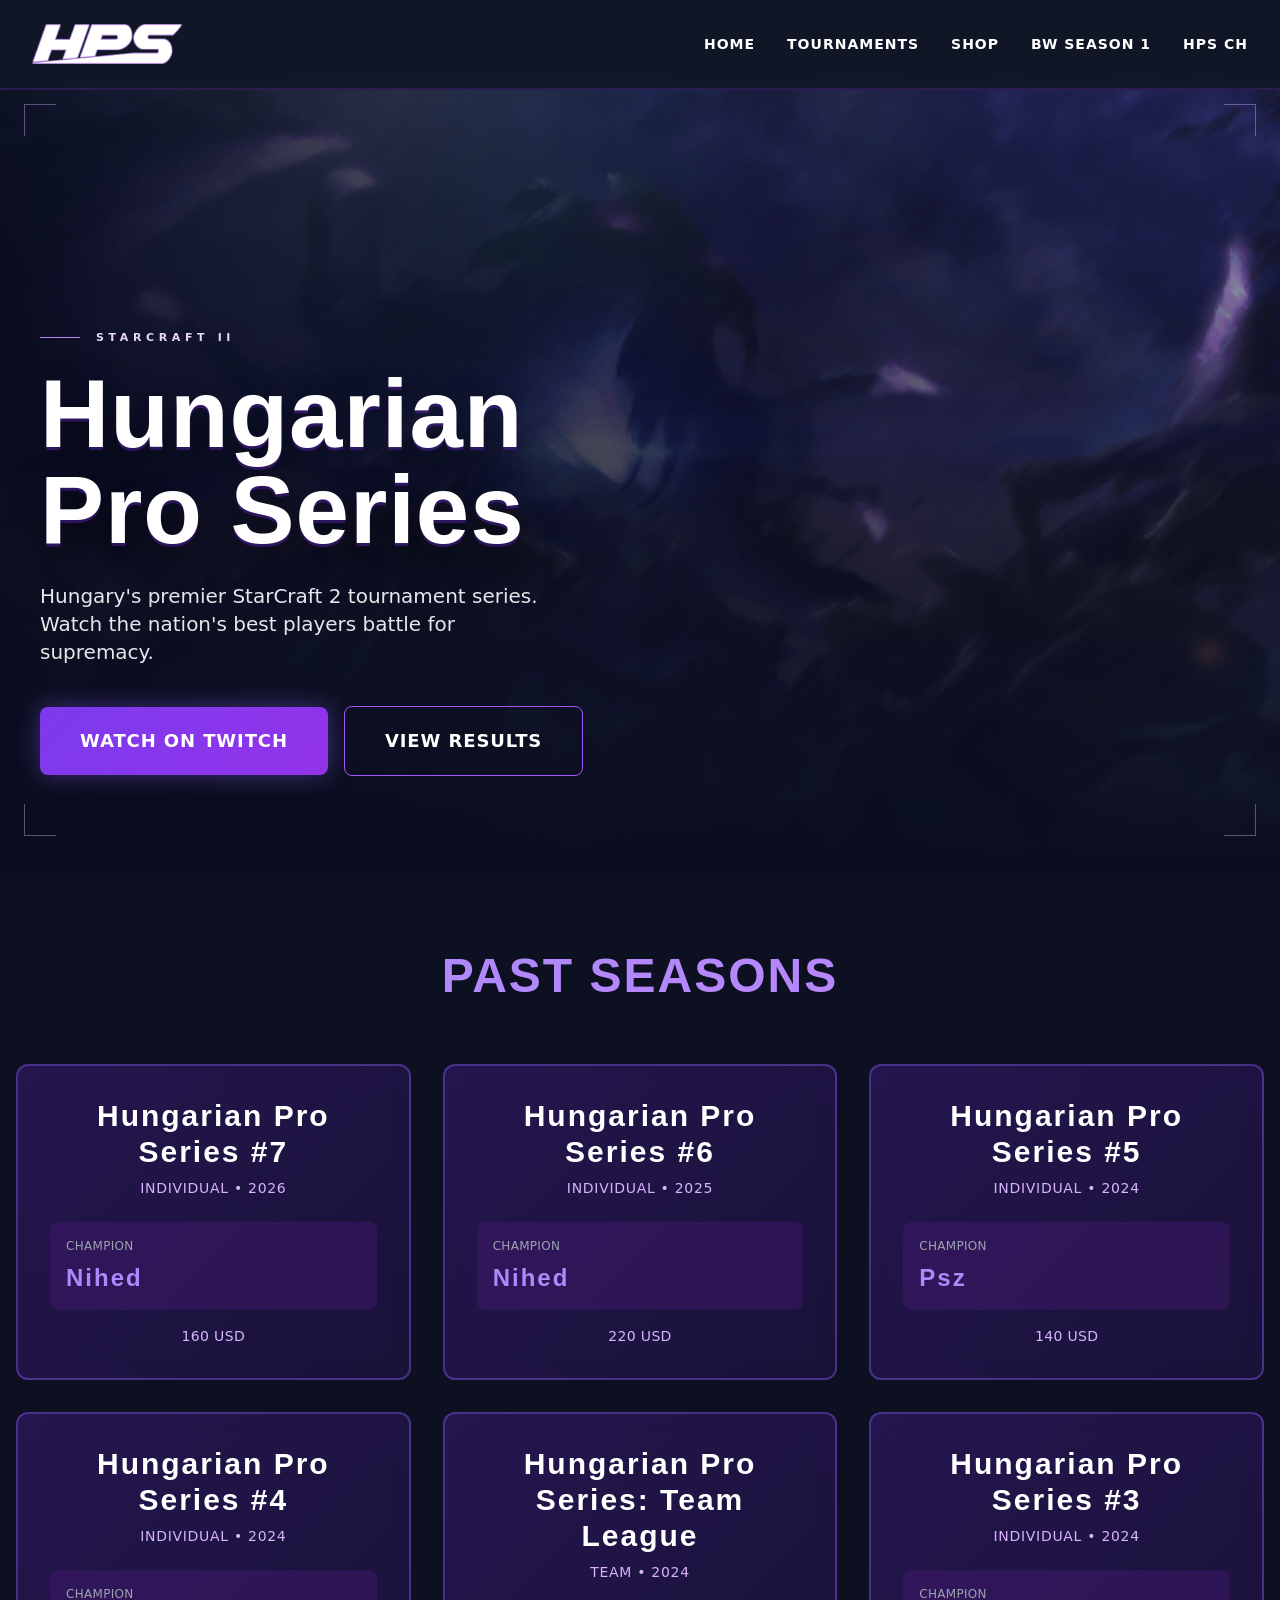
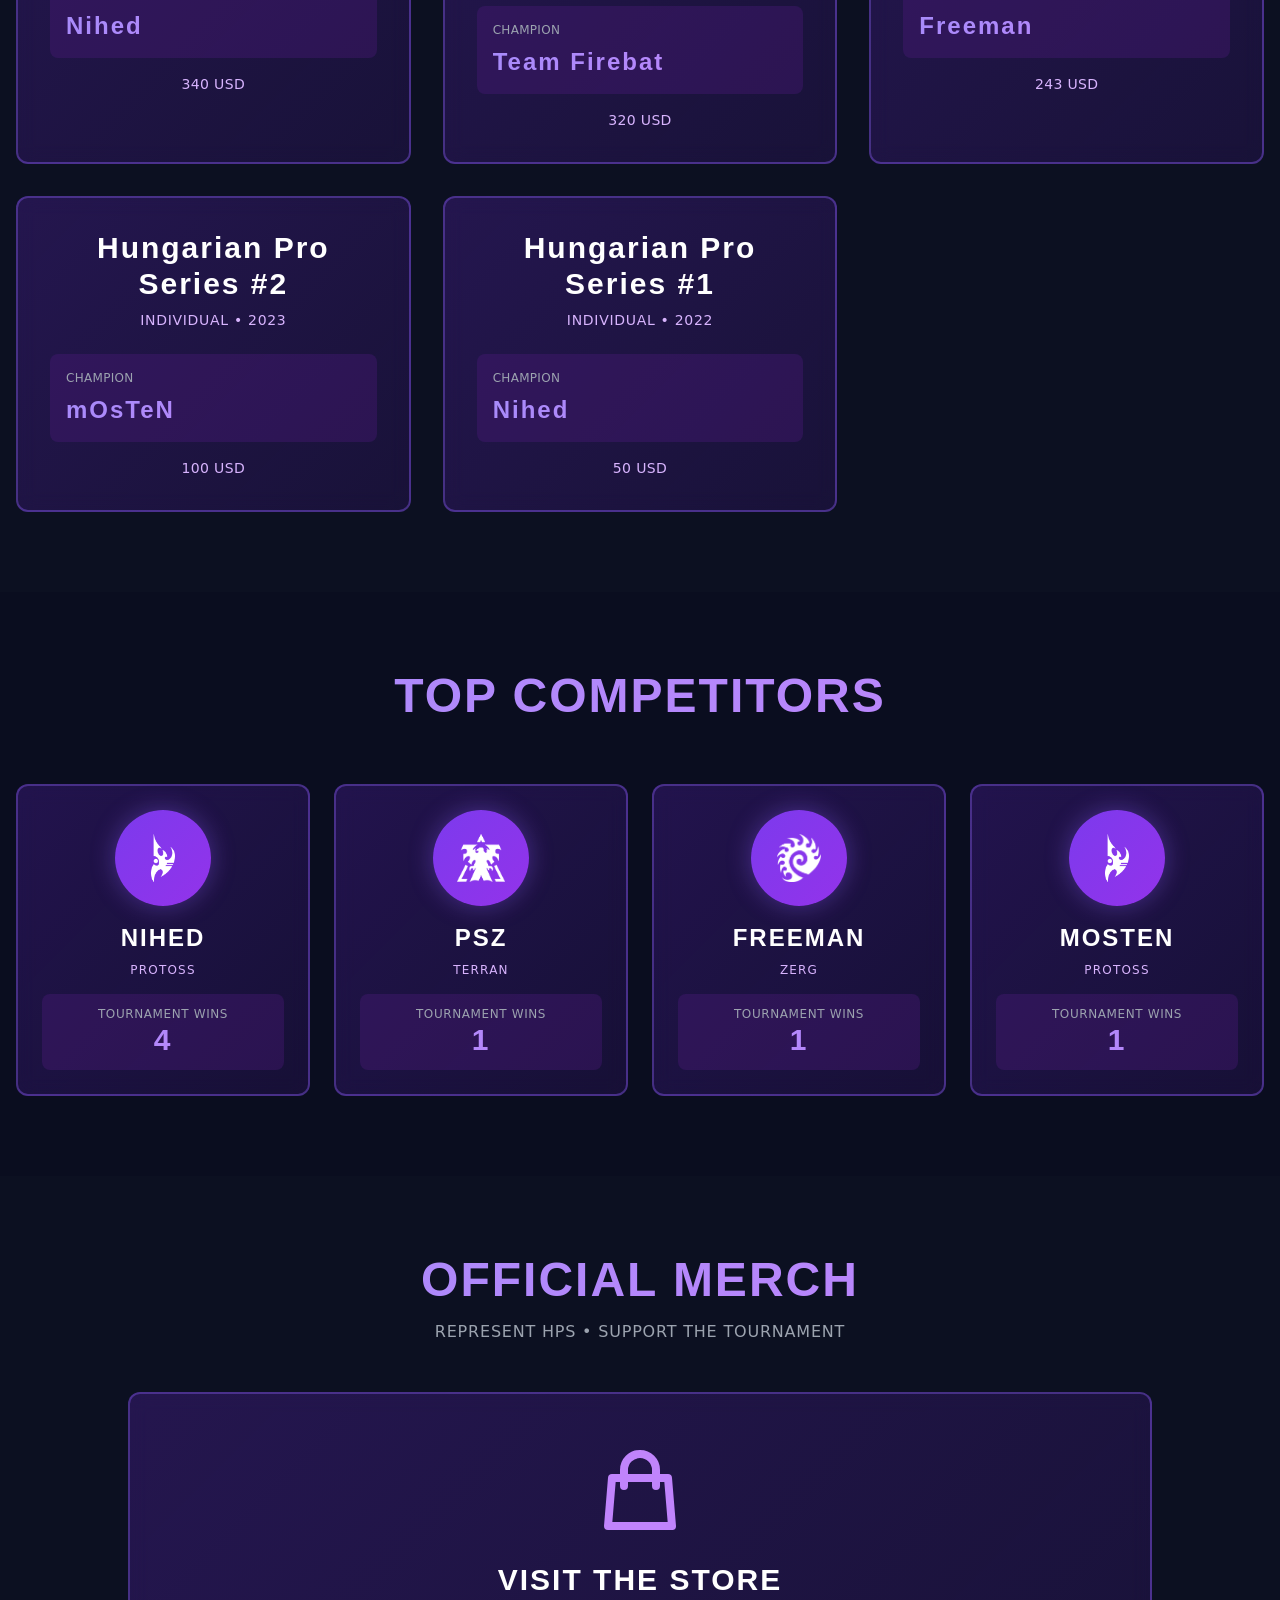
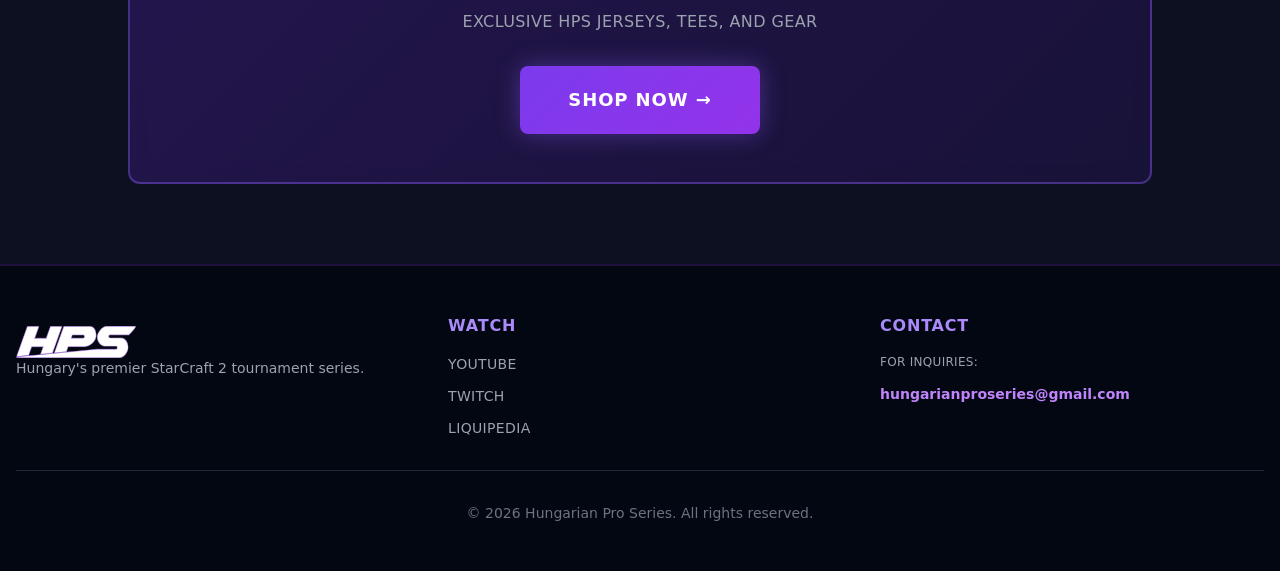
<file: index.html>
<!DOCTYPE html>
<html lang="hu">
    <head>
        <meta charset="utf-8">
        <meta name="viewport" content="width=device-width, initial-scale=1">

        <title>Hungarian Pro Series - StarCraft 2 Tournament</title>
        <meta name="description" content="HPS — the premier Hungarian Starcraft 2 tournament series.">
        <link rel="canonical" href="https://hungarianproseries.com/">

        <meta property="og:type" content="website">
        <meta property="og:title" content="Hungarian Pro Series - StarCraft 2 Tournament">
        <meta property="og:description" content="HPS — the premier Hungarian Starcraft 2 tournament series.">
        <meta property="og:image" content="https://hungarianproseries.com/images/hps-default.png">
        <meta property="og:url" content="https://hungarianproseries.com/">
        <meta property="og:site_name" content="Hungarian Pro Series">
        <meta property="og:locale" content="hu_HU">

        <meta name="twitter:card" content="summary_large_image">
        <meta name="twitter:title" content="Hungarian Pro Series - StarCraft 2 Tournament">
        <meta name="twitter:description" content="HPS — the premier Hungarian Starcraft 2 tournament series.">
        <meta name="twitter:image" content="https://hungarianproseries.com/images/hps-default.png">

        <link rel="icon" type="image/png" href="favicon-96x96.png" sizes="96x96">
        <link rel="icon" type="image/svg+xml" href="favicon.svg">
        <link rel="shortcut icon" href="favicon.ico">
        <link rel="apple-touch-icon" sizes="180x180" href="apple-touch-icon.png">
        <meta name="apple-mobile-web-app-title" content="Hungarian Pro Series">
        <link rel="manifest" href="site.webmanifest">
        <meta name="theme-color" content="#8b5cf6">
        <meta name="author" content="HPS Team">

        <link rel="stylesheet" href="assets/css/styles.css">

        <!-- Google tag (gtag.js) -->
        <script async src="https://www.googletagmanager.com/gtag/js?id=G-LL7SPWYYJS"></script>
        <script>
            window.dataLayer = window.dataLayer || [];
            function gtag(){dataLayer.push(arguments);}
            gtag('js', new Date());
            gtag('config', 'G-LL7SPWYYJS');
        </script>
    </head>
    <body class="font-sans antialiased">
        <main>
            <header>
                <nav class="fixed w-full top-0 z-50 bg-gray-900/95 backdrop-blur-md border-b-2 border-purple-600/20">
                    <div class="max-w-7xl mx-auto px-4 sm:px-6 lg:px-8">
                        <div class="flex justify-between items-center">
                            <div class="flex items-center space-x-2">
                                <div class="py-6">
                                    <a href="#home" aria-label="Go to home section">
                                        <img src="images/logo.png" alt="HPS Logo" class="h-10 w-auto">
                                    </a>
                                </div>
                            </div>

                            <nav class="hidden md:flex space-x-8 items-center">
                                <a href="#home" class="nav-link text-white hover:text-purple-300 text-sm block">HOME</a>
                                <a href="#tournaments" class="nav-link text-white hover:text-purple-300 text-sm block">TOURNAMENTS</a>
                                <a href="#shop" class="nav-link text-white hover:text-purple-300 text-sm block">SHOP</a>
                                <a href="bw-season-1/" class="nav-link text-white hover:text-purple-300 text-sm block">BW SEASON 1</a>
                                <a href="champions-hungary/" class="nav-link text-white hover:text-purple-300 text-sm block">HPS CH</a>
                            </nav>

                            <button id="menu-open" class="md:hidden text-white p-2" aria-label="Open menu" aria-controls="mobile-menu" aria-expanded="false">
                                <svg class="w-7 h-7" fill="none" stroke="currentColor" viewBox="0 0 24 24">
                                    <path stroke-linecap="round" stroke-linejoin="round" stroke-width="2" d="M4 6h16M4 12h16M4 18h16"/>
                                </svg>
                            </button>
                        </div>
                    </div>
                </nav>

                <div id="mobile-menu" class="hidden fixed inset-0 z-[100] flex-col bg-gray-900 md:hidden">
                    <div class="flex h-[90px] flex-shrink-0 items-center justify-end px-4 border-b-2 border-purple-600/20">
                        <button id="menu-close" class="text-white/90 hover:text-white p-2" aria-label="Close menu">
                            <svg class="w-7 h-7" fill="none" stroke="currentColor" viewBox="0 0 24 24">
                                <path stroke-linecap="round" stroke-linejoin="round" stroke-width="2" d="M6 18L18 6M6 6l12 12"/>
                            </svg>
                        </button>
                    </div>

                    <div class="flex-1 w-full overflow-auto">
                        <ul class="flex flex-col items-stretch px-4 py-6 gap-2">
                            <li><a href="#home" class="block w-full px-4 py-4 rounded-lg text-white uppercase tracking-wider font-semibold text-base hover:bg-white/5 transition">Home</a></li>
                            <li><a href="#tournaments" class="block w-full px-4 py-4 rounded-lg text-white uppercase tracking-wider font-semibold text-base hover:bg-white/5 transition">Tournaments</a></li>
                            <li><a href="#shop" class="block w-full px-4 py-4 rounded-lg text-white uppercase tracking-wider font-semibold text-base hover:bg-white/5 transition">Shop</a></li>
                            <li><a href="bw-season-1/" class="block w-full px-4 py-4 rounded-lg text-white uppercase tracking-wider font-semibold text-base hover:bg-white/5 transition">BW Season 1</a></li>
                            <li><a href="champions-hungary/" class="block w-full px-4 py-4 rounded-lg text-white uppercase tracking-wider font-semibold text-base hover:bg-white/5 transition">HPS CH</a></li>
                        </ul>
                    </div>
                </div>
            </header>

            <article class="pt-20">
                <!-- Hero Section -->
                <section id="home" class="relative isolate flex min-h-[78vh] items-end overflow-hidden md:min-h-[88vh]">
                    <picture class="absolute inset-0 -z-20 block">
                        <source srcset="images/backgrounds/hps-6-bg-1920.png" media="(min-width: 1280px)">
                        <source srcset="images/backgrounds/hps-6-bg-1280.png" media="(min-width: 768px)">
                        <source srcset="images/backgrounds/hps-6-bg-768.png" media="(min-width: 640px)">
                        <img
                            src="images/backgrounds/hps-6-bg-480.png"
                            alt=""
                            aria-hidden="true"
                            class="h-full w-full object-cover object-[center_42%]"
                            loading="eager"
                            decoding="async"
                        >
                    </picture>

                    <div class="absolute inset-0 -z-10 bg-gradient-to-t from-[#0a0d1f] via-[#0a0d1f]/55 to-[#0a0d1f]/20" aria-hidden="true"></div>
                    <div class="absolute inset-0 -z-10 bg-gradient-to-r from-[#0a0d1f]/90 via-[#0a0d1f]/45 to-transparent" aria-hidden="true"></div>

                    <div class="pointer-events-none absolute inset-4 md:inset-6" aria-hidden="true">
                        <span class="absolute left-0 top-0 h-8 w-8 border-l border-t border-purple-300/40"></span>
                        <span class="absolute right-0 top-0 h-8 w-8 border-r border-t border-purple-300/40"></span>
                        <span class="absolute bottom-3 left-0 h-8 w-8 border-b border-l border-purple-300/40"></span>
                        <span class="absolute bottom-3 right-0 h-8 w-8 border-b border-r border-purple-300/40"></span>
                    </div>

                    <div class="relative z-10 mx-auto w-full max-w-7xl px-6 pb-16 pt-16 md:px-10 md:pb-24">
                        <div class="max-w-2xl">
                            <p class="mb-5 flex items-center gap-4 text-[11px] font-bold uppercase tracking-[0.42em] text-purple-200">
                                <span class="h-px w-10 bg-purple-400" aria-hidden="true"></span>
                                StarCraft II
                            </p>
                            <h1 class="hero-title text-5xl text-white sm:text-6xl md:text-7xl lg:text-8xl">
                                Hungarian<br>Pro Series
                            </h1>
                            <p class="mt-6 max-w-lg text-base font-light leading-relaxed text-gray-200 md:text-xl">
                                Hungary's premier StarCraft 2 tournament series. Watch the nation's best players battle for supremacy.
                            </p>
                            <div class="mt-10 flex flex-col gap-4 sm:flex-row sm:items-center">
                                <a href="https://www.twitch.tv/winter_hu" target="_blank" rel="noopener noreferrer" class="primary-button text-center">
                                    Watch on Twitch
                                </a>
                                <a href="#tournaments" class="secondary-button text-center"> View Results </a>
                            </div>
                        </div>
                    </div>
                </section>

                <!-- Past Tournaments -->
                <section id="tournaments" class="py-20 px-4 bg-gray-900/30">
                    <div class="max-w-7xl mx-auto">
                        <h2 class="text-3xl md:text-5xl font-black text-center mb-16 italic-header purple-gradient-text">
                            PAST SEASONS
                        </h2>

                        <div class="grid md:grid-cols-2 lg:grid-cols-3 gap-8">
                            <div class="match-card p-8 card-hover">
                                <div class="text-center mb-6">
                                    <h3 class="text-3xl font-black mb-2 italic-header">Hungarian Pro Series #7</h3>
                                    <p class="text-purple-300 text-sm uppercase tracking-wider">Individual • 2026</p>
                                </div>
                                <div class="bg-purple-900/30 rounded-lg p-4 mb-4">
                                    <p class="text-gray-400 text-xs uppercase tracking-wide mb-2">Champion</p>
                                    <p class="text-2xl font-bold italic-header purple-gradient-text">Nihed</p>
                                </div>
                                <div class="text-purple-300 text-sm text-center uppercase tracking-wide">160 USD</div>
                            </div>

                            <div class="match-card p-8 card-hover">
                                <div class="text-center mb-6">
                                    <h3 class="text-3xl font-black mb-2 italic-header">Hungarian Pro Series #6</h3>
                                    <p class="text-purple-300 text-sm uppercase tracking-wider">Individual • 2025</p>
                                </div>
                                <div class="bg-purple-900/30 rounded-lg p-4 mb-4">
                                    <p class="text-gray-400 text-xs uppercase tracking-wide mb-2">Champion</p>
                                    <p class="text-2xl font-bold italic-header purple-gradient-text">Nihed</p>
                                </div>
                                <div class="text-purple-300 text-sm text-center uppercase tracking-wide">220 USD</div>
                            </div>

                            <div class="match-card p-8 card-hover">
                                <div class="text-center mb-6">
                                    <h3 class="text-3xl font-black mb-2 italic-header">Hungarian Pro Series #5</h3>
                                    <p class="text-purple-300 text-sm uppercase tracking-wider">Individual • 2024</p>
                                </div>
                                <div class="bg-purple-900/30 rounded-lg p-4 mb-4">
                                    <p class="text-gray-400 text-xs uppercase tracking-wide mb-2">Champion</p>
                                    <p class="text-2xl font-bold italic-header purple-gradient-text">Psz</p>
                                </div>
                                <div class="text-purple-300 text-sm text-center uppercase tracking-wide">140 USD</div>
                            </div>

                            <div class="match-card p-8 card-hover">
                                <div class="text-center mb-6">
                                    <h3 class="text-3xl font-black mb-2 italic-header">Hungarian Pro Series #4</h3>
                                    <p class="text-purple-300 text-sm uppercase tracking-wider">Individual • 2024</p>
                                </div>
                                <div class="bg-purple-900/30 rounded-lg p-4 mb-4">
                                    <p class="text-gray-400 text-xs uppercase tracking-wide mb-2">Champion</p>
                                    <p class="text-2xl font-bold italic-header purple-gradient-text">Nihed</p>
                                </div>
                                <div class="text-purple-300 text-sm text-center uppercase tracking-wide">340 USD</div>
                            </div>

                            <div class="match-card p-8 card-hover">
                                <div class="text-center mb-6">
                                    <h3 class="text-3xl font-black mb-2 italic-header">Hungarian Pro Series: Team League</h3>
                                    <p class="text-purple-300 text-sm uppercase tracking-wider">Team • 2024</p>
                                </div>
                                <div class="bg-purple-900/30 rounded-lg p-4 mb-4">
                                    <p class="text-gray-400 text-xs uppercase tracking-wide mb-2">Champion</p>
                                    <p class="text-2xl font-bold italic-header purple-gradient-text">Team Firebat</p>
                                </div>
                                <div class="text-purple-300 text-sm text-center uppercase tracking-wide">320 USD</div>
                            </div>

                            <div class="match-card p-8 card-hover">
                                <div class="text-center mb-6">
                                    <h3 class="text-3xl font-black mb-2 italic-header">Hungarian Pro Series #3</h3>
                                    <p class="text-purple-300 text-sm uppercase tracking-wider">Individual • 2024</p>
                                </div>
                                <div class="bg-purple-900/30 rounded-lg p-4 mb-4">
                                    <p class="text-gray-400 text-xs uppercase tracking-wide mb-2">Champion</p>
                                    <p class="text-2xl font-bold italic-header purple-gradient-text">Freeman</p>
                                </div>
                                <div class="text-purple-300 text-sm text-center uppercase tracking-wide">243 USD</div>
                            </div>

                            <div class="match-card p-8 card-hover">
                                <div class="text-center mb-6">
                                    <h3 class="text-3xl font-black mb-2 italic-header">Hungarian Pro Series #2</h3>
                                    <p class="text-purple-300 text-sm uppercase tracking-wider">Individual • 2023</p>
                                </div>
                                <div class="bg-purple-900/30 rounded-lg p-4 mb-4">
                                    <p class="text-gray-400 text-xs uppercase tracking-wide mb-2">Champion</p>
                                    <p class="text-2xl font-bold italic-header purple-gradient-text">mOsTeN</p>
                                </div>
                                <div class="text-purple-300 text-sm text-center uppercase tracking-wide">100 USD</div>
                            </div>

                            <div class="match-card p-8 card-hover">
                                <div class="text-center mb-6">
                                    <h3 class="text-3xl font-black mb-2 italic-header">Hungarian Pro Series #1</h3>
                                    <p class="text-purple-300 text-sm uppercase tracking-wider">Individual • 2022</p>
                                </div>
                                <div class="bg-purple-900/30 rounded-lg p-4 mb-4">
                                    <p class="text-gray-400 text-xs uppercase tracking-wide mb-2">Champion</p>
                                    <p class="text-2xl font-bold italic-header purple-gradient-text">Nihed</p>
                                </div>
                                <div class="text-purple-300 text-sm text-center uppercase tracking-wide">50 USD</div>
                            </div>
                        </div>
                    </div>
                </section>

                <!-- Featured Players -->
                <section id="players" class="px-4 py-20">
                    <div class="mx-auto max-w-7xl">
                        <h2 class="italic-header purple-gradient-text mb-16 text-center text-3xl font-black md:text-5xl">TOP COMPETITORS</h2>

                        <div class="grid gap-6 md:grid-cols-2 xl:grid-cols-4">
                            <div class="match-card card-hover p-6 text-center">
                                <div class="purple-gradient glow-purple mx-auto mb-4 flex h-24 w-24 items-center justify-center rounded-full text-4xl">
                                    <img src="images/protoss-white.png" alt="Protoss" class="h-12 w-12 object-contain">
                                </div>
                                <h3 class="italic-header mb-2 text-2xl font-black uppercase">Nihed</h3>
                                <p class="mb-4 text-xs uppercase tracking-widest text-purple-300">Protoss</p>
                                <div class="rounded-lg bg-purple-900/30 p-3">
                                    <p class="text-xs uppercase tracking-wider text-gray-400">Tournament Wins</p>
                                    <p class="italic-header purple-gradient-text text-3xl font-black">4</p>
                                </div>
                            </div>

                            <div class="match-card card-hover p-6 text-center">
                                <div class="purple-gradient glow-purple mx-auto mb-4 flex h-24 w-24 items-center justify-center rounded-full text-4xl">
                                    <img src="images/terran-white.png" alt="Terran" class="h-12 w-12 object-contain">
                                </div>
                                <h3 class="italic-header mb-2 text-2xl font-black uppercase">Psz</h3>
                                <p class="mb-4 text-xs uppercase tracking-widest text-purple-300">Terran</p>
                                <div class="rounded-lg bg-purple-900/30 p-3">
                                    <p class="text-xs uppercase tracking-wider text-gray-400">Tournament Wins</p>
                                    <p class="italic-header purple-gradient-text text-3xl font-black">1</p>
                                </div>
                            </div>

                            <div class="match-card card-hover p-6 text-center">
                                <div class="purple-gradient glow-purple mx-auto mb-4 flex h-24 w-24 items-center justify-center rounded-full text-4xl">
                                    <img src="images/zerg-white.png" alt="Zerg" class="h-12 w-12 object-contain">
                                </div>
                                <h3 class="italic-header mb-2 text-2xl font-black uppercase">Freeman</h3>
                                <p class="mb-4 text-xs uppercase tracking-widest text-purple-300">Zerg</p>
                                <div class="rounded-lg bg-purple-900/30 p-3">
                                    <p class="text-xs uppercase tracking-wider text-gray-400">Tournament Wins</p>
                                    <p class="italic-header purple-gradient-text text-3xl font-black">1</p>
                                </div>
                            </div>

                            <div class="match-card card-hover p-6 text-center">
                                <div class="purple-gradient glow-purple mx-auto mb-4 flex h-24 w-24 items-center justify-center rounded-full text-4xl">
                                    <img src="images/protoss-white.png" alt="Protoss" class="h-12 w-12 object-contain">
                                </div>
                                <h3 class="italic-header mb-2 text-2xl font-black uppercase">mOsTeN</h3>
                                <p class="mb-4 text-xs uppercase tracking-widest text-purple-300">Protoss</p>
                                <div class="rounded-lg bg-purple-900/30 p-3">
                                    <p class="text-xs uppercase tracking-wider text-gray-400">Tournament Wins</p>
                                    <p class="italic-header purple-gradient-text text-3xl font-black">1</p>
                                </div>
                            </div>
                        </div>
                    </div>
                </section>

                <!-- Shop Section -->
                <section id="shop" class="py-20 px-4 bg-gray-900/30">
                    <div class="max-w-5xl mx-auto">
                        <h2 class="text-3xl md:text-5xl font-black text-center mb-4 italic-header purple-gradient-text">
                            OFFICIAL MERCH
                        </h2>
                        <p class="text-center text-gray-400 mb-12 text-base uppercase tracking-wider">
                            Represent HPS • Support the Tournament
                        </p>

                        <div class="match-card p-12 text-center">
                            <div class="mb-8">
                                <svg class="w-24 h-24 mx-auto text-purple-400 mb-6" fill="none" stroke="currentColor" viewBox="0 0 24 24" aria-hidden="true">
                                    <path stroke-linecap="round" stroke-linejoin="round" stroke-width="2" d="M16 11V7a4 4 0 00-8 0v4M5 9h14l1 12H4L5 9z" />
                                </svg>
                                <h3 class="text-2xl md:text-3xl font-black mb-3 italic-header uppercase">VISIT THE STORE</h3>
                                <p class="text-gray-400 text-base mb-8 uppercase tracking-wide">
                                    Exclusive HPS jerseys, tees, and gear
                                </p>
                            </div>
                            <a href="https://www.letmicro.com/galleryproductdetail/1488393/7126980/azx" target="_blank" rel="noopener noreferrer"
                               class="inline-block purple-gradient px-12 py-5 rounded-lg font-bold text-lg uppercase tracking-wider glow-purple transition hover:scale-105">
                                SHOP NOW →
                            </a>
                        </div>
                    </div>
                </section>
            </article>

            <!-- Footer -->
            <footer class="bg-gray-950 border-t-2 border-purple-600/20 py-12 px-4">
                <div class="max-w-7xl mx-auto">
                    <div class="grid md:grid-cols-3 gap-12 mb-8">
                        <div class="py-3">
                            <img src="images/logo.png" alt="HPS Logo" class="h-8 w-auto">
                            <p class="text-gray-400 text-sm">Hungary's premier StarCraft 2 tournament series.</p>
                        </div>

                        <div>
                            <h4 class="font-bold text-base mb-4 purple-gradient-text uppercase tracking-wider">WATCH</h4>
                            <ul class="space-y-3 text-gray-400 text-sm">
                                <li><a href="https://www.youtube.com/@hungarianproseries" target="_blank" class="hover:text-purple-300 transition uppercase tracking-wide">YouTube</a></li>
                                <li><a href="https://www.twitch.tv/winter_hu" target="_blank" class="hover:text-purple-300 transition uppercase tracking-wide">Twitch</a></li>
                                <li><a href="https://liquipedia.net/starcraft2/Hungarian_Pro_Series" target="_blank" class="hover:text-purple-300 transition uppercase tracking-wide">Liquipedia</a></li>
                            </ul>
                        </div>

                        <div id="contact">
                            <h4 class="font-bold text-base mb-4 purple-gradient-text uppercase tracking-wider">CONTACT</h4>
                            <p class="text-gray-400 text-xs mb-3 uppercase tracking-wide">For inquiries:</p>
                            <a href="mailto:hungarianproseries@gmail.com" class="text-purple-400 hover:text-purple-300 transition font-semibold text-sm">
                                hungarianproseries@gmail.com
                            </a>
                        </div>
                    </div>

                    <div class="border-t border-gray-800 pt-8 text-center text-gray-500 text-sm">
                        <p>&copy; <span id="year"></span> Hungarian Pro Series. All rights reserved.</p>
                    </div>
                </div>
            </footer>
        </main>

        <script src="assets/js/main.js"></script>
    </body>
</html>
</file>
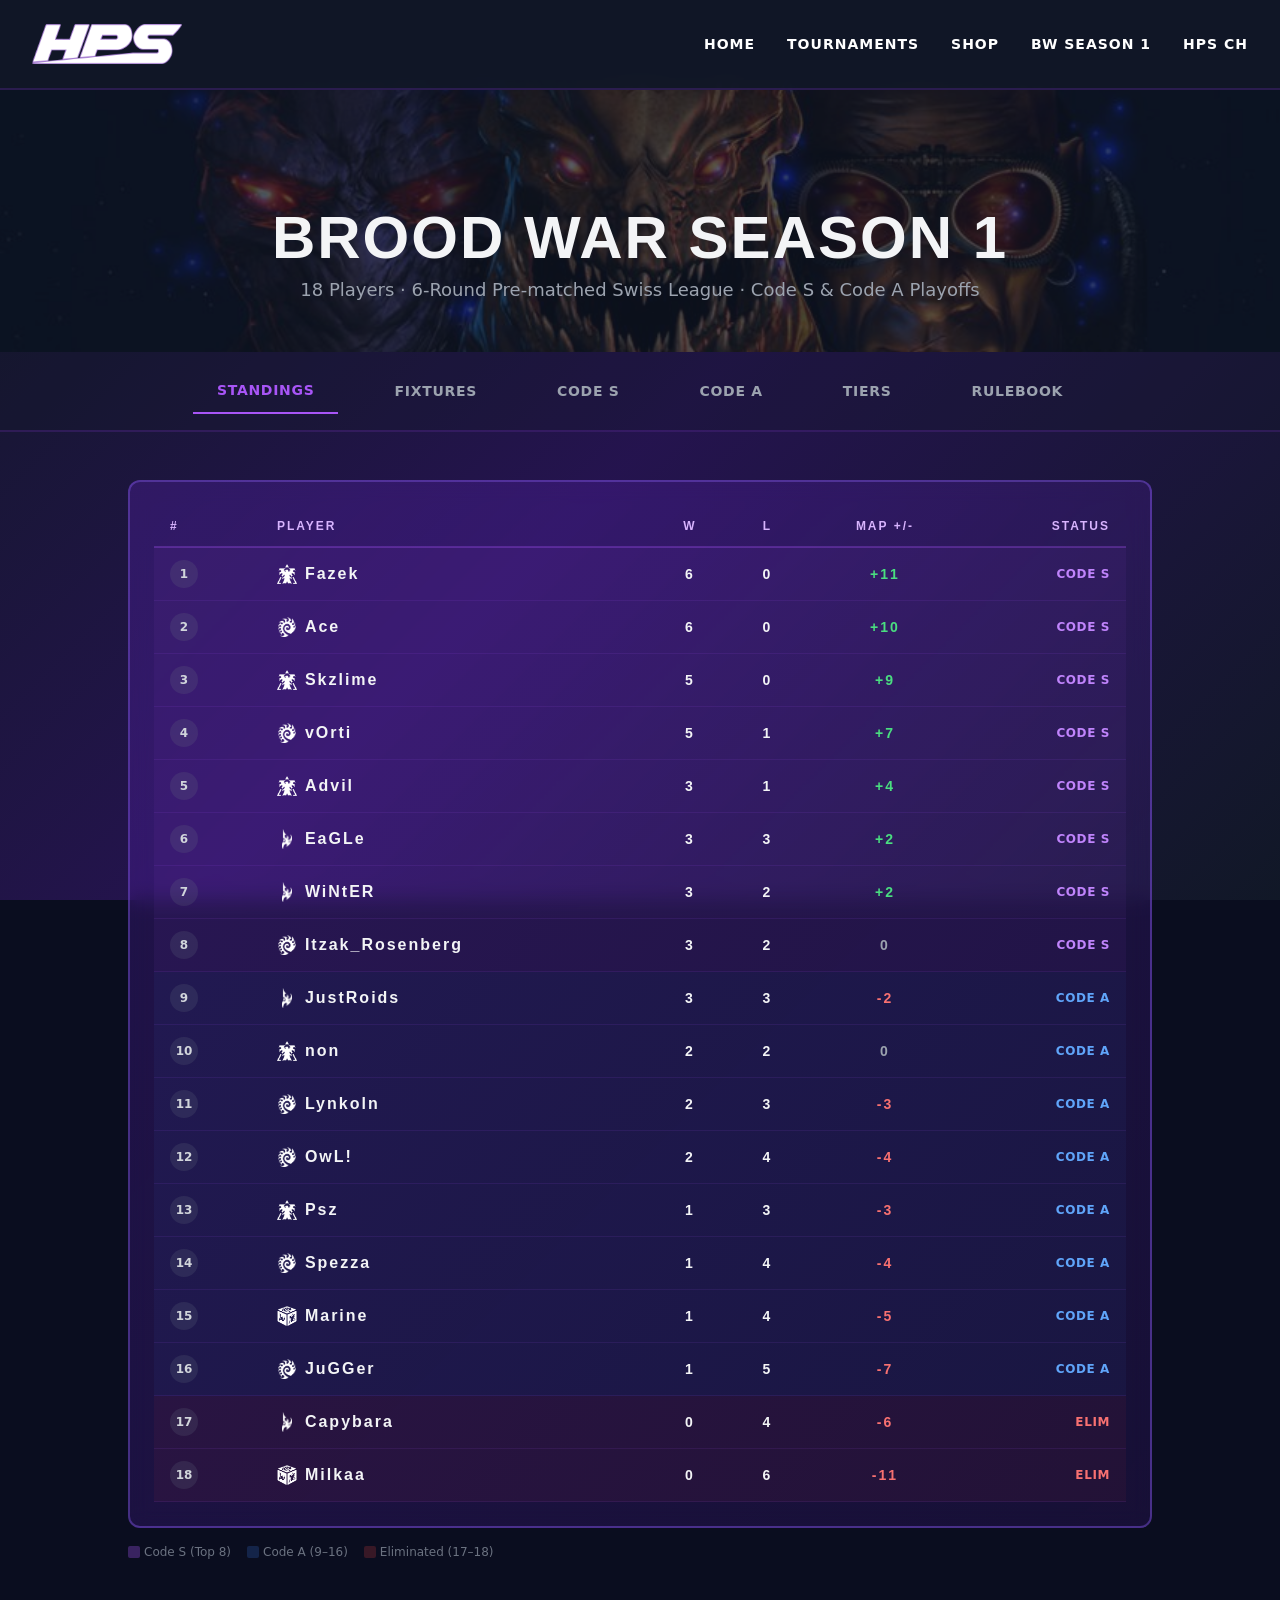
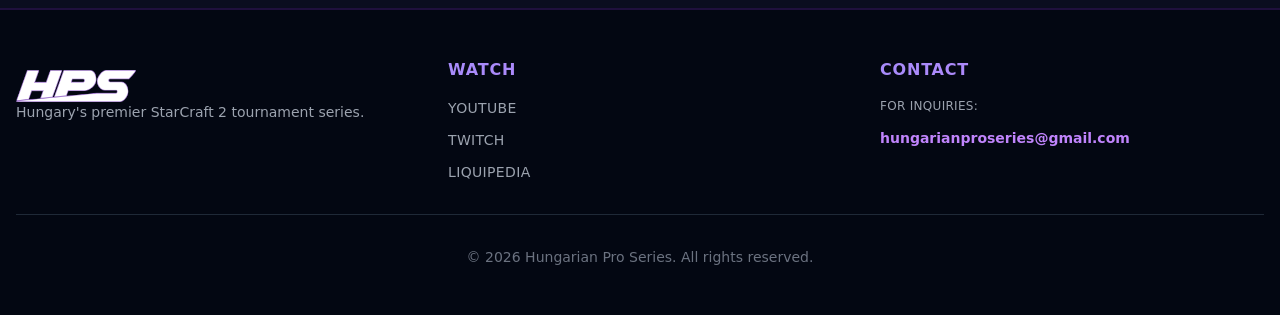
<file: bw-season-1/index.html>
<!DOCTYPE html>
<html lang="hu">
    <head>
        <meta charset="utf-8">
        <meta name="viewport" content="width=device-width, initial-scale=1">

        <title>BW Season 1</title>
        <meta name="description" content="HPS Brood War Season 1 — 18-player Swiss league into Code S &amp; Code A playoffs">
        <link rel="canonical" href="https://hungarianproseries.com/bw-season-1/">

        <meta property="og:type" content="website">
        <meta property="og:title" content="BW Season 1">
        <meta property="og:description" content="HPS Brood War Season 1 — 18-player Swiss league into Code S &amp; Code A playoffs">
        <meta property="og:image" content="https://hungarianproseries.com/images/hps-default.png">
        <meta property="og:url" content="https://hungarianproseries.com/bw-season-1/">
        <meta property="og:site_name" content="Hungarian Pro Series">
        <meta property="og:locale" content="hu_HU">

        <meta name="twitter:card" content="summary_large_image">
        <meta name="twitter:title" content="BW Season 1">
        <meta name="twitter:description" content="HPS Brood War Season 1 — 18-player Swiss league into Code S &amp; Code A playoffs">
        <meta name="twitter:image" content="https://hungarianproseries.com/images/hps-default.png">

        <link rel="icon" type="image/png" href="../favicon-96x96.png" sizes="96x96">
        <link rel="icon" type="image/svg+xml" href="../favicon.svg">
        <link rel="shortcut icon" href="../favicon.ico">
        <link rel="apple-touch-icon" sizes="180x180" href="../apple-touch-icon.png">
        <meta name="apple-mobile-web-app-title" content="Hungarian Pro Series">
        <link rel="manifest" href="../site.webmanifest">
        <meta name="theme-color" content="#8b5cf6">
        <meta name="author" content="HPS Team">

        <link rel="stylesheet" href="../assets/css/styles.css">

        <!-- Google tag (gtag.js) -->
        <script async src="https://www.googletagmanager.com/gtag/js?id=G-LL7SPWYYJS"></script>
        <script>
            window.dataLayer = window.dataLayer || [];
            function gtag(){dataLayer.push(arguments);}
            gtag('js', new Date());
            gtag('config', 'G-LL7SPWYYJS');
        </script>
    </head>
    <body class="font-sans antialiased">
        <main>
            <header>
                <nav class="fixed w-full top-0 z-50 bg-gray-900/95 backdrop-blur-md border-b-2 border-purple-600/20">
                    <div class="max-w-7xl mx-auto px-4 sm:px-6 lg:px-8">
                        <div class="flex justify-between items-center">
                            <div class="flex items-center space-x-2">
                                <div class="py-6">
                                    <a href="../" aria-label="Go to home section">
                                        <img src="../images/logo.png" alt="HPS Logo" class="h-10 w-auto">
                                    </a>
                                </div>
                            </div>

                            <nav class="hidden md:flex space-x-8 items-center">
                                <a href="../" class="nav-link text-white hover:text-purple-300 text-sm block">HOME</a>
                                <a href="../#tournaments" class="nav-link text-white hover:text-purple-300 text-sm block">TOURNAMENTS</a>
                                <a href="../#shop" class="nav-link text-white hover:text-purple-300 text-sm block">SHOP</a>
                                <a href="./" class="nav-link text-white hover:text-purple-300 text-sm block">BW SEASON 1</a>
                                <a href="../champions-hungary/" class="nav-link text-white hover:text-purple-300 text-sm block">HPS CH</a>
                            </nav>

                            <button id="menu-open" class="md:hidden text-white p-2" aria-label="Open menu" aria-controls="mobile-menu" aria-expanded="false">
                                <svg class="w-7 h-7" fill="none" stroke="currentColor" viewBox="0 0 24 24">
                                    <path stroke-linecap="round" stroke-linejoin="round" stroke-width="2" d="M4 6h16M4 12h16M4 18h16"/>
                                </svg>
                            </button>
                        </div>
                    </div>
                </nav>

                <div id="mobile-menu" class="hidden fixed inset-0 z-[100] flex-col bg-gray-900 md:hidden">
                    <div class="flex h-[90px] flex-shrink-0 items-center justify-end px-4 border-b-2 border-purple-600/20">
                        <button id="menu-close" class="text-white/90 hover:text-white p-2" aria-label="Close menu">
                            <svg class="w-7 h-7" fill="none" stroke="currentColor" viewBox="0 0 24 24">
                                <path stroke-linecap="round" stroke-linejoin="round" stroke-width="2" d="M6 18L18 6M6 6l12 12"/>
                            </svg>
                        </button>
                    </div>

                    <div class="flex-1 w-full overflow-auto">
                        <ul class="flex flex-col items-stretch px-4 py-6 gap-2">
                            <li><a href="../" class="block w-full px-4 py-4 rounded-lg text-white uppercase tracking-wider font-semibold text-base hover:bg-white/5 transition">Home</a></li>
                            <li><a href="../#tournaments" class="block w-full px-4 py-4 rounded-lg text-white uppercase tracking-wider font-semibold text-base hover:bg-white/5 transition">Tournaments</a></li>
                            <li><a href="../#shop" class="block w-full px-4 py-4 rounded-lg text-white uppercase tracking-wider font-semibold text-base hover:bg-white/5 transition">Shop</a></li>
                            <li><a href="./" class="block w-full px-4 py-4 rounded-lg text-white uppercase tracking-wider font-semibold text-base hover:bg-white/5 transition">BW Season 1</a></li>
                            <li><a href="../champions-hungary/" class="block w-full px-4 py-4 rounded-lg text-white uppercase tracking-wider font-semibold text-base hover:bg-white/5 transition">HPS CH</a></li>
                        </ul>
                    </div>
                </div>
            </header>

            <article class="pt-20">
                <div class="bw-page space-bg min-h-screen text-gray-100">
                    <!-- Header -->
                    <section class="relative overflow-hidden px-4 pb-12 pt-32">
                        <img
                            src="../images/starcraft-remastered-new.jpg"
                            alt="StarCraft Remastered"
                            class="absolute inset-0 h-full w-full object-cover"
                            loading="eager"
                        >
                        <div class="absolute inset-0 z-0 bg-gray-900/70"></div>
                        <div class="relative z-10 mx-auto max-w-7xl text-center">
                            <h1 class="italic-header mb-2 text-4xl md:text-6xl">BROOD WAR SEASON 1</h1>
                            <p class="text-lg text-gray-400">18 Players &middot; 6-Round Pre-matched Swiss League &middot; Code S &amp; Code A Playoffs</p>
                        </div>
                    </section>

                    <!-- Tab Navigation -->
                    <section class="border-b-2 border-purple-600/20 bg-gray-900/30 px-4 py-4">
                        <div class="mx-auto flex max-w-7xl flex-wrap items-center justify-center gap-2 md:gap-8">
                            <button class="tab-button" data-tab="standings">STANDINGS</button>
                            <button class="tab-button" data-tab="fixtures">FIXTURES</button>
                            <button class="tab-button" data-tab="codeS">CODE S</button>
                            <button class="tab-button" data-tab="codeA">CODE A</button>
                            <button class="tab-button" data-tab="tiers">TIERS</button>
                            <button class="tab-button" data-tab="rulebook">RULEBOOK</button>
                        </div>
                    </section>

                    <!-- STANDINGS TAB -->
                    <section data-panel="standings" class="px-4 py-12">
                        <div class="mx-auto max-w-5xl">
                            <div class="match-card w-full overflow-x-auto p-4 md:p-6">
                                <table class="w-full min-w-[600px] text-sm">
                                    <thead>
                                        <tr class="border-b-2 border-purple-500/30">
                                            <th class="italic-header p-2 text-left text-xs text-purple-300 md:px-4 md:py-3">#</th>
                                            <th class="italic-header p-2 text-left text-xs text-purple-300 md:px-4 md:py-3">PLAYER</th>
                                            <th class="italic-header p-2 text-center text-xs text-purple-300 md:px-4 md:py-3">W</th>
                                            <th class="italic-header p-2 text-center text-xs text-purple-300 md:px-4 md:py-3">L</th>
                                            <th class="italic-header p-2 text-center text-xs text-purple-300 md:px-4 md:py-3">MAP +/-</th>
                                            <th class="italic-header p-2 text-right text-xs text-purple-300 md:px-4 md:py-3">STATUS</th>
                                        </tr>
                                    </thead>
                                    <tbody id="standings-body"></tbody>
                                </table>
                            </div>

                            <!-- Legend -->
                            <div class="mt-4 flex flex-wrap items-center gap-4 text-xs text-gray-500">
                                <span class="flex items-center gap-1"><span class="inline-block h-3 w-3 rounded-sm bg-purple-500/30"></span> Code S (Top 8)</span>
                                <span class="flex items-center gap-1"><span class="inline-block h-3 w-3 rounded-sm bg-blue-500/20"></span> Code A (9–16)</span>
                                <span class="flex items-center gap-1"><span class="inline-block h-3 w-3 rounded-sm bg-red-500/20"></span> Eliminated (17–18)</span>
                            </div>
                        </div>
                    </section>

                    <!-- FIXTURES TAB -->
                    <section data-panel="fixtures" class="px-4 py-12">
                        <div id="fixtures-list" class="mx-auto max-w-4xl space-y-8"></div>
                    </section>

                    <!-- CODE S BRACKET TAB -->
                    <section data-panel="codeS" class="px-4 py-12">
                        <div class="mx-auto max-w-5xl">
                            <h2 class="italic-header purple-gradient-text mb-2 text-center text-2xl">CODE S CHAMPIONSHIP</h2>
                            <p class="mb-8 text-center text-xs text-gray-500">Quarter-Finals (Bo3) &rarr; Semi-Finals (Bo3) &rarr; Grand Finals (Bo5)</p>
                            <div id="codeS-bracket" class="bracket-grid"></div>
                        </div>
                    </section>

                    <!-- CODE A BRACKET TAB -->
                    <section data-panel="codeA" class="px-4 py-12">
                        <div class="mx-auto max-w-5xl">
                            <h2 class="italic-header mb-2 text-center text-2xl text-blue-300">CODE A CHAMPIONSHIP</h2>
                            <p class="mb-8 text-center text-xs text-gray-500">Quarter-Finals (Bo3) &rarr; Semi-Finals (Bo3) &rarr; Grand Finals (Bo5)</p>
                            <div id="codeA-bracket" class="bracket-grid"></div>
                        </div>
                    </section>

                    <!-- TIERS TAB -->
                    <section data-panel="tiers" class="px-4 py-12">
                        <div id="tiers-list" class="mx-auto max-w-3xl space-y-6"></div>
                    </section>

                    <!-- RULEBOOK TAB -->
                    <section data-panel="rulebook" class="px-4 py-12">
                        <div class="mx-auto max-w-3xl space-y-8">
                            <h2 class="italic-header purple-gradient-text text-center text-3xl">HPS Brood War Verseny &ndash; 1. Szezon</h2>
                            <p class="text-center text-sm text-gray-400">Versenyszab&aacute;lyzat (Rulebook)</p>

                            <!-- 1. Map Pool & Meccs -->
                            <div class="match-card p-5 md:p-8">
                                <h3 class="italic-header mb-4 text-lg text-purple-300">1. Map Pool &amp; Meccs Szab&aacute;lyok</h3>
                                <ul class="space-y-2 text-sm text-gray-300">
                                    <li><span class="text-purple-400 font-bold">Map Pool:</span> Hivatalos Ladder Map Pool</li>
                                    <li><span class="text-purple-400 font-bold">M&eacute;rk&#337;z&eacute;s form&aacute;tum:</span> Minden csoport- &eacute;s ligam&eacute;rk&#337;z&eacute;s <span class="font-bold text-white">BO3</span> (Best of 3).</li>
                                    <li><span class="text-purple-400 font-bold">Map Veto:</span> ABABAB (v&aacute;ltott kitilt&aacute;s)</li>
                                    <li><span class="text-purple-400 font-bold">Map V&aacute;laszt&aacute;s:</span> ABC &mdash; <span class="text-gray-400 text-xs">A = A meccslist&aacute;n bal oldali j&aacute;t&eacute;kos.</span></li>
                                    <li><span class="text-purple-400 font-bold">Fajv&aacute;laszt&aacute;s (Race Pick):</span> A versenyre nevezett faj m&oacute;dos&iacute;t&aacute;sa <span class="font-bold text-red-400">NEM lehets&eacute;ges</span> a m&eacute;rk&#337;z&eacute;sek sor&aacute;n (kiv&eacute;ve, ha az ellenfeled ehhez kifejezetten hozz&aacute;j&aacute;rul a meccs el&#337;tt).</li>
                                </ul>
                            </div>

                            <!-- 2. Kommunikáció & Halasztás -->
                            <div class="match-card p-5 md:p-8">
                                <h3 class="italic-header mb-4 text-lg text-purple-300">2. Kommunik&aacute;ci&oacute; &amp; Halaszt&aacute;s</h3>

                                <h4 class="mb-2 text-sm font-bold text-gray-200">2.1. Meccsek leszervez&eacute;se</h4>
                                <ul class="mb-4 space-y-1 text-sm text-gray-300">
                                    <li>A heti m&eacute;rk&#337;z&eacute;sek id&#337;pontj&aacute;t a j&aacute;t&eacute;kosoknak <span class="font-bold text-white">Discordon</span> az adott csatorn&aacute;n vagy DM-ben kell egyeztetni&uuml;k egym&aacute;ssal.</li>
                                    <li><span class="text-purple-400 font-bold">Inaktivit&aacute;s:</span> Ha egy j&aacute;t&eacute;kos az adott h&eacute;ten inakt&iacute;v Discordon, &eacute;s nem v&aacute;laszol a megkeres&eacute;sekre, automatikusan elvesz&iacute;ti az adott heti szeri&aacute;t (Walkover).</li>
                                </ul>

                                <h4 class="mb-2 text-sm font-bold text-gray-200">2.2. K&eacute;s&eacute;s &eacute;s meg nem jelen&eacute;s</h4>
                                <ul class="mb-4 space-y-1 text-sm text-gray-300">
                                    <li><span class="font-bold text-white">20 perces k&eacute;s&eacute;s</span> vagy meg nem jelen&eacute;s eset&eacute;n a v&aacute;rakoz&oacute; j&aacute;t&eacute;kos automatikusan megkapja a gy&#337;zelmet (Walkover / WO), a k&eacute;s&#337; j&aacute;t&eacute;kos pedig elvesz&iacute;ti a szeri&aacute;t.</li>
                                </ul>

                                <h4 class="mb-2 text-sm font-bold text-gray-200">2.3. Halaszt&aacute;s &eacute;s el&#337;rej&aacute;tsz&aacute;s</h4>
                                <ul class="mb-4 space-y-1 text-sm text-gray-300">
                                    <li>A m&eacute;rk&#337;z&eacute;sek <span class="font-bold text-white">el&#337;rej&aacute;tsz&aacute;s&aacute;ra &eacute;s halaszt&aacute;s&aacute;ra van lehet&#337;s&eacute;g</span>.</li>
                                    <li>Halaszt&aacute;si ig&eacute;ny eset&eacute;n <span class="font-bold text-white">k&ouml;telez&#337;</span> &uuml;zenetet k&uuml;ldeni az ellenfélnek &Eacute;S a verseny adminisztr&aacute;tor&aacute;nak is.</li>
                                </ul>

                                <h4 class="mb-2 text-sm font-bold text-gray-200">2.4. Meccs report&aacute;l&aacute;s</h4>
                                <ul class="space-y-1 text-sm text-gray-300">
                                    <li>A replayeket az adott Discord csatorn&aacute;ba t&ouml;lts&eacute;tek fel &mdash; mindig <span class="font-bold text-white">3 replayt</span>, ha lehet, akkor is ha 2-0 lett a meccs v&eacute;geredm&eacute;nye.</li>
                                    <li>A meccs eredm&eacute;nyt <span class="font-bold text-red-400">NE t&uuml;ntess&eacute;tek fel</span>, vagy csak <span class="font-bold text-white">spoiler taggel</span>.</li>
                                </ul>
                            </div>

                            <!-- 3. Versenyformátum -->
                            <div class="match-card p-5 md:p-8">
                                <h3 class="italic-header mb-4 text-lg text-purple-300">3. Versenyform&aacute;tum</h3>

                                <h4 class="mb-2 text-sm font-bold text-gray-200">3.1. Csoportszakasz &ndash; El&#337;re sorsolott Swiss Liga</h4>
                                <p class="mb-3 text-sm text-gray-300">A 18 j&aacute;t&eacute;kos h&aacute;rom szintre (tier) van osztva er&#337; alapj&aacute;n:</p>
                                <ul class="mb-4 space-y-1 text-sm text-gray-300">
                                    <li><span class="font-bold text-yellow-300">Top Tier</span> &mdash; 6 j&aacute;t&eacute;kos (1&ndash;6. kiemelt)</li>
                                    <li><span class="font-bold text-gray-300">Mid Tier</span> &mdash; 6 j&aacute;t&eacute;kos (7&ndash;12. kiemelt)</li>
                                    <li><span class="font-bold text-gray-500">Low Tier</span> &mdash; 6 j&aacute;t&eacute;kos (13&ndash;18. kiemelt)</li>
                                </ul>
                                <p class="mb-3 text-sm text-gray-300">Mindenki <span class="font-bold text-white">minden tierrel szemben 2-2 meccset j&aacute;tszik</span>, &ouml;sszesen <span class="font-bold text-white">6 fordul&oacute;t</span>. Minden m&eacute;rk&#337;z&eacute;s <span class="font-bold text-white">BO3</span> (Best of 3) form&aacute;tum&uacute;. A meccsek el&#337;re ki vannak sorsolva, nem dinamikusan p&aacute;ros&iacute;tva.</p>

                                <h4 class="mb-2 text-sm font-bold text-gray-200">3.2. T&aacute;bl&aacute;zat &eacute;s rang&eacute;rt&eacute;kel&eacute;s</h4>
                                <ul class="mb-4 space-y-1 text-sm text-gray-300">
                                    <li><span class="text-purple-400 font-bold">1. Set gy&#337;zelmek sz&aacute;ma</span> &mdash; mindegyik BO3 meccs egy gy&#337;zelmet vagy veres&eacute;get jelent a t&aacute;bl&aacute;zaton.</li>
                                    <li><span class="text-purple-400 font-bold">2. Map k&uuml;l&ouml;nb&ouml;zet</span> &mdash; ha szeri&aacute;k sz&aacute;m&aacute;ban egyenl&#337;s&eacute;g van, a map gy&#337;zelmek &eacute;s veres&eacute;gek k&uuml;l&ouml;nb&ouml;zete d&ouml;nt.</li>
                                    <li><span class="text-purple-400 font-bold">3. Kezdeti kiemelt&eacute;s</span> &mdash; ha minden egyenl&#337;, az el&#337;zetes tier-besorol&aacute;s a tiebreaker.</li>
                                </ul>

                                <h4 class="mb-2 text-sm font-bold text-gray-200">3.3. Tov&aacute;bbjut&aacute;s &eacute;s divizi&oacute;k</h4>
                                <ul class="mb-4 space-y-1 text-sm text-gray-300">
                                    <li>
                                        <span class="font-bold text-purple-400">Code S</span> &mdash; a t&aacute;bl&aacute;zat <span class="font-bold text-white">top 8</span> j&aacute;t&eacute;kosa ker&uuml;l be. Playoff form&aacute;tum: Negyedd&ouml;nt&#337; <span class="font-bold text-white">BO3</span> &rarr; El&#337;d&ouml;nt&#337; <span class="font-bold text-white">BO3</span> &rarr; D&ouml;nt&#337; <span class="font-bold text-white">BO5</span>.
                                    </li>
                                    <li>
                                        <span class="font-bold text-blue-400">Code A</span> &mdash; a t&aacute;bl&aacute;zat <span class="font-bold text-white">9&ndash;16. helyezettje</span> ker&uuml;l be. Playoff form&aacute;tum: Negyedd&ouml;nt&#337; <span class="font-bold text-white">BO3</span> &rarr; El&#337;d&ouml;nt&#337; <span class="font-bold text-white">BO3</span> &rarr; D&ouml;nt&#337; <span class="font-bold text-white">BO5</span>.
                                    </li>
                                    <li>
                                        <span class="font-bold text-red-400">Kies&eacute;s</span> &mdash; a 17. &eacute;s 18. helyezett nem ker&uuml;l be a playoffba.
                                    </li>
                                </ul>
                                <div class="rounded-lg border border-purple-500/20 bg-purple-500/5 p-3 text-xs text-gray-400">
                                    A playoff bracket seedingje: 1 vs 8, 2 vs 7, 3 vs 6, 4 vs 5.
                                </div>
                            </div>

                            <!-- 4. Díjazás -->
                            <div class="match-card p-5 md:p-8">
                                <h3 class="italic-header mb-4 text-lg text-purple-300">4. D&iacute;jaz&aacute;s (Prize Pool)</h3>
                                <p class="mb-3 text-sm text-gray-300">&Ouml;sszd&iacute;jaz&aacute;s: <span class="italic-header text-lg text-white">60 000 Ft</span></p>
                                <ul class="space-y-1 text-sm text-gray-300">
                                    <li>1. helyezett: <span class="font-bold text-yellow-300">30 000 HUF</span></li>
                                    <li>2. helyezett: <span class="font-bold text-gray-200">15 000 HUF</span></li>
                                    <li>3&ndash;4. helyezett: <span class="font-bold text-amber-600">7 500 HUF &ndash; 7 500 HUF</span></li>
                                </ul>
                                <p class="mt-3 text-xs text-gray-500">Kifizet&eacute;s: A nyerem&eacute;nyek PayPal vagy Revolut &uacute;tj&aacute;n ker&uuml;lnek &aacute;tutal&aacute;sra a verseny lez&aacute;r&aacute;s&aacute;t k&ouml;vet&#337;en.</p>
                            </div>

                            <!-- 5. In-Game -->
                            <div class="match-card p-5 md:p-8">
                                <h3 class="italic-header mb-4 text-lg text-purple-300">5. In-Game &amp; Platform Inform&aacute;ci&oacute;k</h3>
                                <p class="text-sm text-gray-300">In-game Chat Channel: <span class="font-bold text-white">/hps</span></p>
                            </div>

                            <!-- 6. Fair Play -->
                            <div class="match-card p-5 md:p-8">
                                <h3 class="italic-header mb-4 text-lg text-purple-300">6. Magatart&aacute;si Szab&aacute;lyzat &amp; Fair Play</h3>
                                <p class="mb-4 text-sm text-gray-400">A versenyt a tisztelet &eacute;s a sportszer&#369;s&eacute;g szellem&eacute;ben rendezz&uuml;k meg. A szab&aacute;lyok in-game, Discordon &eacute;s a hivatalos stream chaten egyar&aacute;nt &eacute;rv&eacute;nyesek!</p>

                                <h4 class="mb-2 text-sm font-bold text-gray-200">5.1. Elv&aacute;rt viselked&eacute;s</h4>
                                <p class="mb-4 text-sm text-gray-300">Elv&aacute;rt a sportszer&#369;, tiszteletteljes magatart&aacute;s mind gy&#337;zelem, mind veres&eacute;g ut&aacute;n.</p>

                                <h4 class="mb-2 text-sm font-bold text-gray-200">5.2. Meccs k&ouml;zbeni &eacute;s platformok k&ouml;z&ouml;tti kommunik&aacute;ci&oacute;</h4>
                                <p class="mb-2 text-xs font-bold uppercase tracking-wider text-red-400">TILOS &eacute;s b&uuml;ntetend&#337;:</p>
                                <ul class="mb-4 space-y-1 text-sm text-gray-300">
                                    <li>&bull; In-game chat haszn&aacute;lata k&ouml;zvet&iacute;tett m&eacute;rk&#337;z&eacute;s k&ouml;zben provok&aacute;ci&oacute;ra, spammei&eacute;sre vagy BM-re (Bad Manner).</li>
                                    <li>&bull; Ellenfél vagy streamer szid&aacute;sa, zaklat&aacute;sa.</li>
                                    <li>&bull; K&eacute;rd&#337;jelez&eacute;s, provok&aacute;ci&oacute; &eacute;s BM b&aacute;rmilyen kapcsol&oacute;d&oacute; fel&uuml;leten (pl. In-game, Discord, Stream chat).</li>
                                    <li>&bull; B&aacute;rmilyen jelleg&#369; csal&aacute;s vagy a verseny szab&aacute;lyainak sz&aacute;nd&eacute;kos kij&aacute;tsz&aacute;sa.</li>
                                </ul>

                                <h4 class="mb-2 text-sm font-bold text-gray-200">5.3. In-Game Technikai Szab&aacute;lyok</h4>
                                <p class="text-sm text-gray-300">A m&eacute;rk&#337;z&eacute;sekre a hivatalos <span class="font-bold text-white">iCCup versenyszab&aacute;lyzat</span> vonatkozik:
                                    <a href="https://liquipedia.net/starcraft/Competitive_Rules" target="_blank" class="text-purple-400 hover:text-purple-300 underline">Liquipedia - Competitive Rules</a>
                                </p>
                            </div>

                            <!-- 7. Szankciók -->
                            <div class="match-card p-5 md:p-8">
                                <h3 class="italic-header mb-4 text-lg text-red-400">7. Szankci&oacute;k &eacute;s B&uuml;ntet&eacute;sek</h3>
                                <p class="mb-3 text-sm text-gray-400">B&aacute;rmilyen szab&aacute;lyszeg&eacute;s vagy nem megfelel&#337; viselked&eacute;s eset&eacute;n a k&ouml;vetkez&#337; szankci&oacute;k l&eacute;pnek &eacute;letbe:</p>
                                <ul class="mb-4 space-y-2 text-sm text-gray-300">
                                    <li><span class="font-bold text-yellow-300">1. alkalom:</span> WARNING (Figyelmeztet&eacute;s)</li>
                                    <li><span class="font-bold text-red-400">2. alkalom:</span> KIZ&Aacute;R&Aacute;S a versenyb&#337;l</li>
                                </ul>
                                <div class="rounded-lg border border-red-500/30 bg-red-500/10 p-3">
                                    <p class="text-xs text-red-300"><span class="font-bold">Adminisztr&aacute;tori jogk&ouml;r:</span> S&uacute;lyos, kir&iacute;v&oacute; vagy sz&aacute;nd&eacute;kosan rosszindulat&uacute; esetben a verseny adminisztr&aacute;tora fenntartja a jogot az <span class="font-bold">azonnali kiz&aacute;r&aacute;sra</span>, el&#337;zetes figyelmeztet&eacute;s (warning) n&eacute;lk&uuml;l is.</p>
                                </div>
                            </div>
                        </div>
                    </section>
                </div>
            </article>

            <!-- Footer -->
            <footer class="bg-gray-950 border-t-2 border-purple-600/20 py-12 px-4">
                <div class="max-w-7xl mx-auto">
                    <div class="grid md:grid-cols-3 gap-12 mb-8">
                        <div class="py-3">
                            <img src="../images/logo.png" alt="HPS Logo" class="h-8 w-auto">
                            <p class="text-gray-400 text-sm">Hungary's premier StarCraft 2 tournament series.</p>
                        </div>

                        <div>
                            <h4 class="font-bold text-base mb-4 purple-gradient-text uppercase tracking-wider">WATCH</h4>
                            <ul class="space-y-3 text-gray-400 text-sm">
                                <li><a href="https://www.youtube.com/@hungarianproseries" target="_blank" class="hover:text-purple-300 transition uppercase tracking-wide">YouTube</a></li>
                                <li><a href="https://www.twitch.tv/winter_hu" target="_blank" class="hover:text-purple-300 transition uppercase tracking-wide">Twitch</a></li>
                                <li><a href="https://liquipedia.net/starcraft2/Hungarian_Pro_Series" target="_blank" class="hover:text-purple-300 transition uppercase tracking-wide">Liquipedia</a></li>
                            </ul>
                        </div>

                        <div id="contact">
                            <h4 class="font-bold text-base mb-4 purple-gradient-text uppercase tracking-wider">CONTACT</h4>
                            <p class="text-gray-400 text-xs mb-3 uppercase tracking-wide">For inquiries:</p>
                            <a href="mailto:hungarianproseries@gmail.com" class="text-purple-400 hover:text-purple-300 transition font-semibold text-sm">
                                hungarianproseries@gmail.com
                            </a>
                        </div>
                    </div>

                    <div class="border-t border-gray-800 pt-8 text-center text-gray-500 text-sm">
                        <p>&copy; <span id="year"></span> Hungarian Pro Series. All rights reserved.</p>
                    </div>
                </div>
            </footer>
        </main>

        <script src="../assets/js/main.js"></script>
        <script src="../assets/js/bw-season-1.js"></script>
    </body>
</html>
</file>
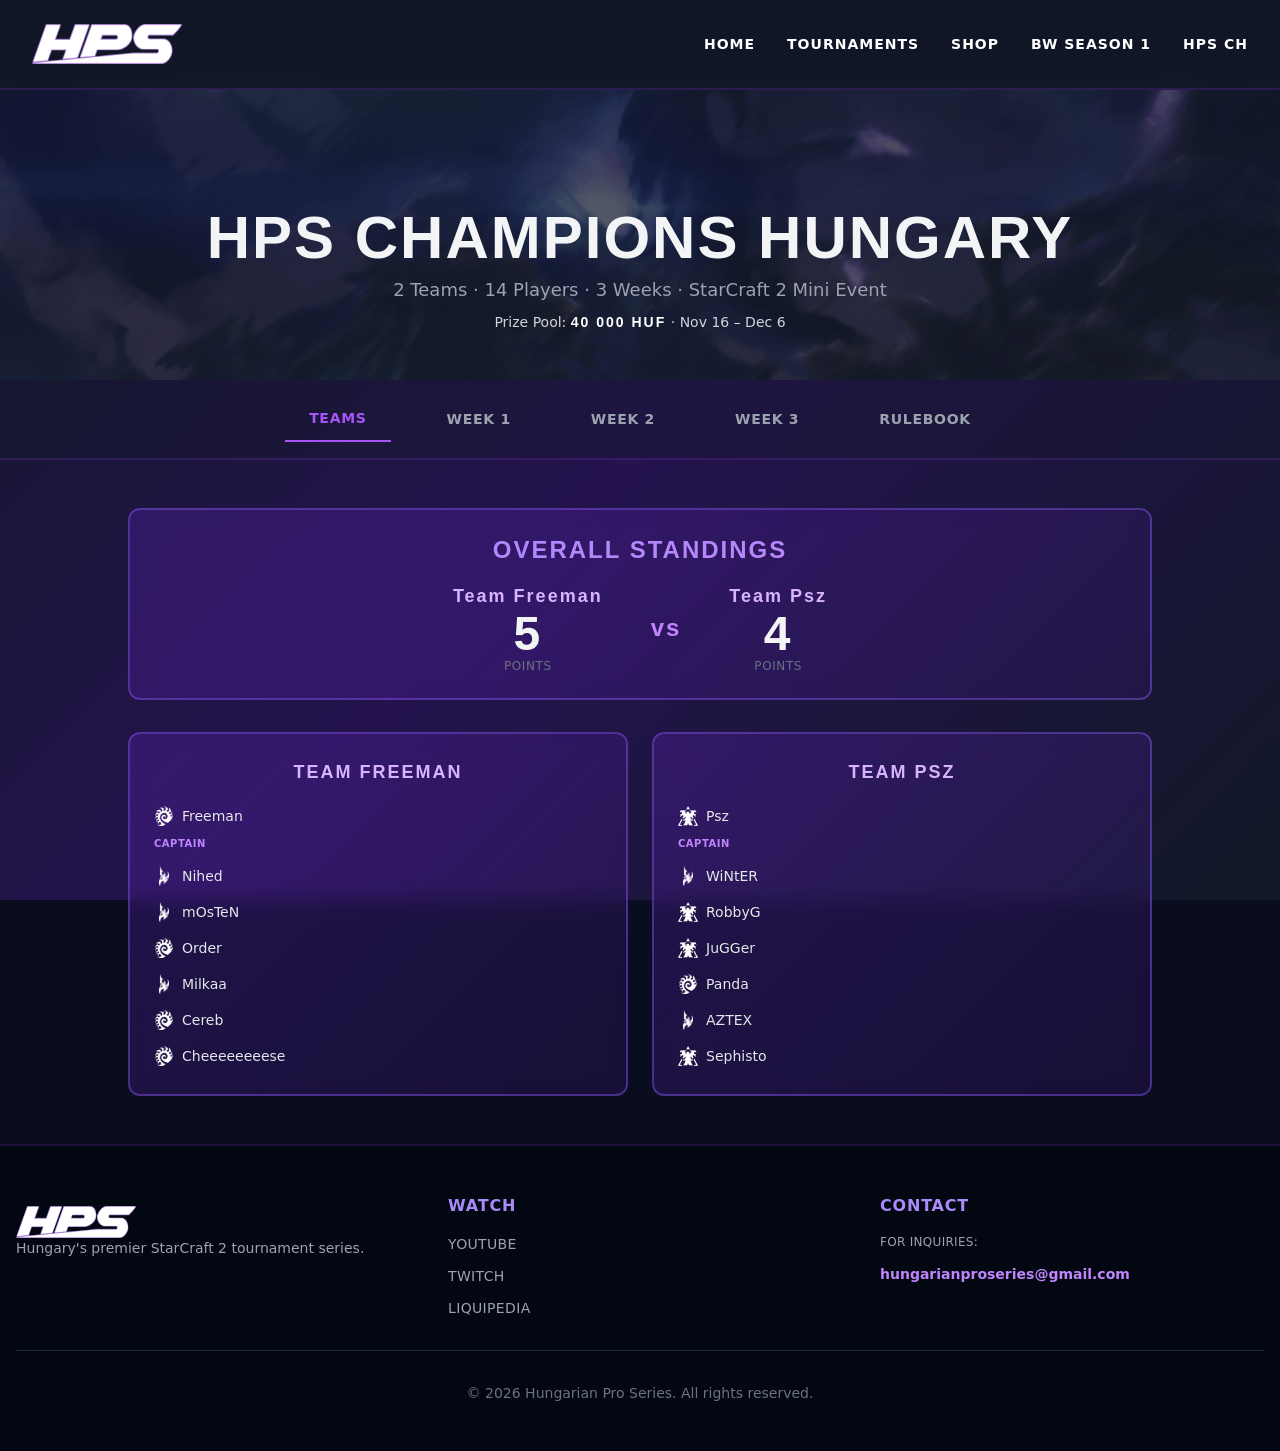
<file: champions-hungary/index.html>
<!DOCTYPE html>
<html lang="hu">
    <head>
        <meta charset="utf-8">
        <meta name="viewport" content="width=device-width, initial-scale=1">

        <title>HPS Champions Hungary</title>
        <meta name="description" content="HPS Champions Hungary &mdash; 2 teams, 14 players, 3 weeks of StarCraft 2 action">
        <link rel="canonical" href="https://hungarianproseries.com/champions-hungary/">

        <meta property="og:type" content="website">
        <meta property="og:title" content="HPS Champions Hungary">
        <meta property="og:description" content="HPS Champions Hungary &mdash; 2 teams, 14 players, 3 weeks of StarCraft 2 action">
        <meta property="og:image" content="https://hungarianproseries.com/images/hps-default.png">
        <meta property="og:url" content="https://hungarianproseries.com/champions-hungary/">
        <meta property="og:site_name" content="Hungarian Pro Series">
        <meta property="og:locale" content="hu_HU">

        <meta name="twitter:card" content="summary_large_image">
        <meta name="twitter:title" content="HPS Champions Hungary">
        <meta name="twitter:description" content="HPS Champions Hungary &mdash; 2 teams, 14 players, 3 weeks of StarCraft 2 action">
        <meta name="twitter:image" content="https://hungarianproseries.com/images/hps-default.png">

        <link rel="icon" type="image/png" href="../favicon-96x96.png" sizes="96x96">
        <link rel="icon" type="image/svg+xml" href="../favicon.svg">
        <link rel="shortcut icon" href="../favicon.ico">
        <link rel="apple-touch-icon" sizes="180x180" href="../apple-touch-icon.png">
        <meta name="apple-mobile-web-app-title" content="Hungarian Pro Series">
        <link rel="manifest" href="../site.webmanifest">
        <meta name="theme-color" content="#8b5cf6">
        <meta name="author" content="HPS Team">

        <link rel="stylesheet" href="../assets/css/styles.css">

        <!-- Google tag (gtag.js) -->
        <script async src="https://www.googletagmanager.com/gtag/js?id=G-LL7SPWYYJS"></script>
        <script>
            window.dataLayer = window.dataLayer || [];
            function gtag(){dataLayer.push(arguments);}
            gtag('js', new Date());
            gtag('config', 'G-LL7SPWYYJS');
        </script>
    </head>
    <body class="font-sans antialiased">
        <main>
            <header>
                <nav class="fixed w-full top-0 z-50 bg-gray-900/95 backdrop-blur-md border-b-2 border-purple-600/20">
                    <div class="max-w-7xl mx-auto px-4 sm:px-6 lg:px-8">
                        <div class="flex justify-between items-center">
                            <div class="flex items-center space-x-2">
                                <div class="py-6">
                                    <a href="../" aria-label="Go to home section">
                                        <img src="../images/logo.png" alt="HPS Logo" class="h-10 w-auto">
                                    </a>
                                </div>
                            </div>

                            <nav class="hidden md:flex space-x-8 items-center">
                                <a href="../" class="nav-link text-white hover:text-purple-300 text-sm block">HOME</a>
                                <a href="../#tournaments" class="nav-link text-white hover:text-purple-300 text-sm block">TOURNAMENTS</a>
                                <a href="../#shop" class="nav-link text-white hover:text-purple-300 text-sm block">SHOP</a>
                                <a href="../bw-season-1/" class="nav-link text-white hover:text-purple-300 text-sm block">BW SEASON 1</a>
                                <a href="./" class="nav-link text-white hover:text-purple-300 text-sm block">HPS CH</a>
                            </nav>

                            <button id="menu-open" class="md:hidden text-white p-2" aria-label="Open menu" aria-controls="mobile-menu" aria-expanded="false">
                                <svg class="w-7 h-7" fill="none" stroke="currentColor" viewBox="0 0 24 24">
                                    <path stroke-linecap="round" stroke-linejoin="round" stroke-width="2" d="M4 6h16M4 12h16M4 18h16"/>
                                </svg>
                            </button>
                        </div>
                    </div>
                </nav>

                <div id="mobile-menu" class="hidden fixed inset-0 z-[100] flex-col bg-gray-900 md:hidden">
                    <div class="flex h-[90px] flex-shrink-0 items-center justify-end px-4 border-b-2 border-purple-600/20">
                        <button id="menu-close" class="text-white/90 hover:text-white p-2" aria-label="Close menu">
                            <svg class="w-7 h-7" fill="none" stroke="currentColor" viewBox="0 0 24 24">
                                <path stroke-linecap="round" stroke-linejoin="round" stroke-width="2" d="M6 18L18 6M6 6l12 12"/>
                            </svg>
                        </button>
                    </div>

                    <div class="flex-1 w-full overflow-auto">
                        <ul class="flex flex-col items-stretch px-4 py-6 gap-2">
                            <li><a href="../" class="block w-full px-4 py-4 rounded-lg text-white uppercase tracking-wider font-semibold text-base hover:bg-white/5 transition">Home</a></li>
                            <li><a href="../#tournaments" class="block w-full px-4 py-4 rounded-lg text-white uppercase tracking-wider font-semibold text-base hover:bg-white/5 transition">Tournaments</a></li>
                            <li><a href="../#shop" class="block w-full px-4 py-4 rounded-lg text-white uppercase tracking-wider font-semibold text-base hover:bg-white/5 transition">Shop</a></li>
                            <li><a href="../bw-season-1/" class="block w-full px-4 py-4 rounded-lg text-white uppercase tracking-wider font-semibold text-base hover:bg-white/5 transition">BW Season 1</a></li>
                            <li><a href="./" class="block w-full px-4 py-4 rounded-lg text-white uppercase tracking-wider font-semibold text-base hover:bg-white/5 transition">HPS CH</a></li>
                        </ul>
                    </div>
                </div>
            </header>

            <article class="pt-20">
                <div class="ch-page space-bg min-h-screen text-gray-100">
                    <!-- Header -->
                    <section class="relative overflow-hidden px-4 pb-12 pt-32">
                        <picture class="absolute inset-0 block">
                            <source srcset="../images/backgrounds/hps-6-bg-1920.png" media="(min-width: 1280px)">
                            <source srcset="../images/backgrounds/hps-6-bg-1280.png" media="(min-width: 768px)">
                            <source srcset="../images/backgrounds/hps-6-bg-768.png" media="(min-width: 640px)">
                            <img
                                src="../images/backgrounds/hps-6-bg-480.png"
                                alt="StarCraft 2"
                                class="h-full w-full object-cover"
                                loading="eager"
                            >
                        </picture>
                        <div class="absolute inset-0 z-0 bg-gray-900/70"></div>
                        <div class="relative z-10 mx-auto max-w-7xl text-center">
                            <h1 class="italic-header mb-2 text-4xl md:text-6xl">HPS CHAMPIONS HUNGARY</h1>
                            <p class="text-lg text-gray-400">2 Teams &middot; 14 Players &middot; 3 Weeks &middot; StarCraft 2 Mini Event</p>
                            <p class="mt-2 text-sm text-gray-300">Prize Pool: <span class="italic-header text-white">40 000 HUF</span> &middot; Nov 16 &ndash; Dec 6</p>
                        </div>
                    </section>

                    <!-- Tab Navigation -->
                    <section class="border-b-2 border-purple-600/20 bg-gray-900/30 px-4 py-4">
                        <div class="mx-auto flex max-w-7xl flex-wrap items-center justify-center gap-2 md:gap-8">
                            <button class="tab-button" data-tab="teams">TEAMS</button>
                            <button class="tab-button" data-tab="week1">WEEK 1</button>
                            <button class="tab-button" data-tab="week2">WEEK 2</button>
                            <button class="tab-button" data-tab="week3">WEEK 3</button>
                            <button class="tab-button" data-tab="rulebook">RULEBOOK</button>
                        </div>
                    </section>

                    <!-- TEAMS TAB -->
                    <section data-panel="teams" class="px-4 py-12">
                        <div class="mx-auto max-w-5xl">
                            <!-- Standings Bar -->
                            <div class="match-card p-4 md:p-6 mb-8">
                                <h2 class="italic-header purple-gradient-text text-center text-2xl mb-4">OVERALL STANDINGS</h2>
                                <div class="flex items-center justify-center gap-6 md:gap-12">
                                    <div class="text-center">
                                        <p class="italic-header text-lg text-purple-300" id="team-a-name">Team Freeman</p>
                                        <p class="italic-header text-4xl md:text-5xl" id="team-a-pts">0</p>
                                        <p class="text-xs text-gray-500 uppercase tracking-wider">Points</p>
                                    </div>
                                    <div class="italic-header text-2xl text-purple-400">vs</div>
                                    <div class="text-center">
                                        <p class="italic-header text-lg text-purple-300" id="team-b-name">Team Psz</p>
                                        <p class="italic-header text-4xl md:text-5xl" id="team-b-pts">0</p>
                                        <p class="text-xs text-gray-500 uppercase tracking-wider">Points</p>
                                    </div>
                                </div>
                            </div>

                            <!-- Team Rosters -->
                            <div class="grid md:grid-cols-2 gap-6">
                                <div class="match-card p-4 md:p-6">
                                    <h3 class="italic-header mb-4 text-lg text-purple-300 text-center">TEAM FREEMAN</h3>
                                    <div id="roster-a" class="space-y-2"></div>
                                </div>
                                <div class="match-card p-4 md:p-6">
                                    <h3 class="italic-header mb-4 text-lg text-purple-300 text-center">TEAM PSZ</h3>
                                    <div id="roster-b" class="space-y-2"></div>
                                </div>
                            </div>
                        </div>
                    </section>

                    <!-- DRAFT TAB -->
                    <section data-panel="draft" class="px-4 py-12">
                        <div class="mx-auto max-w-4xl">
                            <h2 class="italic-header purple-gradient-text mb-2 text-center text-2xl">PLAYER DRAFT</h2>
                            <p class="mb-8 text-center text-sm text-gray-400">Freeman picks first, Psz picks second and third, then captains alternate one pick each. Click a player to draft them.</p>

                            <!-- Draft Order -->
                            <div class="match-card p-4 md:p-6 mb-8">
                                <div class="mb-4 flex items-center justify-between">
                                    <h3 class="italic-header text-base text-purple-300">DRAFT ORDER</h3>
                                    <div class="flex gap-2">
                                        <button type="button" id="draft-undo" class="rounded-lg bg-gray-800/60 px-3 py-1 text-xs font-bold uppercase tracking-wider text-gray-200 transition hover:bg-purple-500/20 disabled:opacity-40">UNDO</button>
                                        <button type="button" id="draft-reset" class="rounded-lg bg-gray-800/60 px-3 py-1 text-xs font-bold uppercase tracking-wider text-gray-200 transition hover:bg-purple-500/20 disabled:opacity-40">RESET</button>
                                    </div>
                                </div>
                                <div id="draft-picks" class="space-y-2"></div>
                            </div>

                            <!-- Available Players -->
                            <div class="match-card p-4 md:p-6">
                                <h3 class="italic-header mb-4 text-base text-purple-300">AVAILABLE PLAYER POOL (BY MMR)</h3>
                                <div id="player-pool" class="grid grid-cols-2 md:grid-cols-3 gap-2"></div>
                            </div>
                        </div>
                    </section>

                    <!-- WEEK 1 TAB -->
                    <section data-panel="week1" class="px-4 py-12">
                        <div class="mx-auto max-w-4xl">
                            <h2 class="italic-header purple-gradient-text mb-1 text-center text-2xl">WEEK 1 &ndash; FIRST TEAM BATTLE</h2>
                            <p class="mb-8 text-center text-xs text-gray-500">Nov 16 &ndash; 22 &middot; 7 individual matches &middot; BO2 &middot; Every player plays one match</p>
                            <div class="match-card mb-6 p-4 md:p-6">
                                <h3 class="italic-header mb-3 text-base text-purple-300">POINTS ON OFFER</h3>
                                <ul class="space-y-1 text-sm text-gray-300">
                                    <li class="flex justify-between"><span>2&ndash;0 result</span><span class="font-bold text-white">1 pt &ndash; 0 pt</span></li>
                                    <li class="flex justify-between"><span>1&ndash;1 result</span><span class="font-bold text-white">1 pt &ndash; 1 pt</span></li>
                                    <li class="flex justify-between"><span>Max per team</span><span class="font-bold text-white">7 pts</span></li>
                                </ul>
                            </div>
                            <div class="mb-6 rounded-lg border border-purple-500/20 bg-purple-500/5 p-3 text-center text-xs text-gray-400">
                                <span class="font-bold text-white">Map 1</span> is the starting map shown below. <span class="font-bold text-white">Map 2</span> is picked by the loser of map 1, but the winner can veto one map first.
                            </div>
                            <div id="week1-matches" class="space-y-2"></div>
                            <div class="match-card mt-6 p-4 text-center">
                                <p class="text-xs text-gray-500 uppercase tracking-wider mb-1">Week 1 Score</p>
                                <div class="flex items-center justify-center gap-4">
                                    <span class="italic-header text-lg text-purple-300" id="w1-team-a">Team Freeman</span>
                                    <span class="italic-header text-2xl" id="w1-score-a">0</span>
                                    <span class="text-purple-400">-</span>
                                    <span class="italic-header text-2xl" id="w1-score-b">0</span>
                                    <span class="italic-header text-lg text-purple-300" id="w1-team-b">Team Psz</span>
                                </div>
                                <p id="w1-penalty" class="mt-2 text-xs text-red-400 hidden"></p>
                            </div>
                        </div>
                    </section>

                    <!-- WEEK 2 TAB -->
                    <section data-panel="week2" class="px-4 py-12">
                        <div class="mx-auto max-w-4xl">
                            <h2 class="italic-header purple-gradient-text mb-1 text-center text-2xl">WEEK 2 &ndash; SECOND TEAM BATTLE</h2>
                            <p class="mb-8 text-center text-xs text-gray-500">Nov 23 &ndash; 30 &middot; 7 individual matches &middot; BO2 &middot; Every player plays one match</p>
                            <div class="match-card mb-6 p-4 md:p-6">
                                <h3 class="italic-header mb-3 text-base text-purple-300">POINTS ON OFFER</h3>
                                <ul class="space-y-1 text-sm text-gray-300">
                                    <li class="flex justify-between"><span>2&ndash;0 result</span><span class="font-bold text-white">1 pt &ndash; 0 pt</span></li>
                                    <li class="flex justify-between"><span>1&ndash;1 result</span><span class="font-bold text-white">1 pt &ndash; 1 pt</span></li>
                                    <li class="flex justify-between"><span>Max per team</span><span class="font-bold text-white">7 pts</span></li>
                                </ul>
                            </div>
                            <div id="week2-matches" class="space-y-2"></div>
                            <div class="match-card mt-6 p-4 text-center">
                                <p class="text-xs text-gray-500 uppercase tracking-wider mb-1">Week 2 Score</p>
                                <div class="flex items-center justify-center gap-4">
                                    <span class="italic-header text-lg text-purple-300" id="w2-team-a">Team Freeman</span>
                                    <span class="italic-header text-2xl" id="w2-score-a">0</span>
                                    <span class="text-purple-400">-</span>
                                    <span class="italic-header text-2xl" id="w2-score-b">0</span>
                                    <span class="italic-header text-lg text-purple-300" id="w2-team-b">Team Psz</span>
                                </div>
                            </div>
                        </div>
                    </section>

                    <!-- WEEK 3 TAB -->
                    <section data-panel="week3" class="px-4 py-12">
                        <div class="mx-auto max-w-4xl">
                            <h2 class="italic-header purple-gradient-text mb-1 text-center text-2xl">WEEK 3 &ndash; ALL-KILL CHAMPIONSHIP</h2>
                            <p class="mb-8 text-center text-xs text-gray-500">Dec 6 (planned) &middot; BO7 All-Kill &middot; 4 players per team &middot; Loser eliminated, winner stays</p>
                            <div class="match-card mb-6 p-4 md:p-6">
                                <h3 class="italic-header mb-3 text-base text-purple-300">POINTS ON OFFER</h3>
                                <ul class="space-y-1 text-sm text-gray-300">
                                    <li class="flex justify-between"><span>Map win</span><span class="font-bold text-white">1 pt</span></li>
                                    <li class="flex justify-between"><span>All-Kill win bonus</span><span class="font-bold text-white">+3 pts</span></li>
                                    <li class="flex justify-between"><span>Max per team</span><span class="font-bold text-white">7 pts</span></li>
                                </ul>
                            </div>

                            <!-- Lineups -->
                            <div class="grid md:grid-cols-2 gap-6 mb-8">
                                <div class="match-card p-4 md:p-6">
                                    <h3 class="italic-header mb-3 text-base text-purple-300 text-center">TEAM FREEMAN LINEUP</h3>
                                    <div id="allkill-lineup-a" class="space-y-2"></div>
                                </div>
                                <div class="match-card p-4 md:p-6">
                                    <h3 class="italic-header mb-3 text-base text-purple-300 text-center">TEAM PSZ LINEUP</h3>
                                    <div id="allkill-lineup-b" class="space-y-2"></div>
                                </div>
                            </div>

                            <!-- All-Kill Games -->
                            <div class="match-card p-4 md:p-6 mb-6">
                                <h3 class="italic-header mb-4 text-base text-purple-300">ALL-KILL GAMES</h3>
                                <div id="allkill-games" class="space-y-2"></div>
                            </div>

                            <!-- All-Kill Score -->
                            <div class="match-card p-4 text-center">
                                <p class="text-xs text-gray-500 uppercase tracking-wider mb-1">All-Kill Score (incl. +3 winner bonus)</p>
                                <div class="flex items-center justify-center gap-4">
                                    <span class="italic-header text-lg text-purple-300" id="ak-team-a">Team Freeman</span>
                                    <span class="italic-header text-2xl" id="ak-score-a">0</span>
                                    <span class="text-purple-400">-</span>
                                    <span class="italic-header text-2xl" id="ak-score-b">0</span>
                                    <span class="italic-header text-lg text-purple-300" id="ak-team-b">Team Psz</span>
                                </div>
                            </div>
                        </div>
                    </section>

                    <!-- RULEBOOK TAB -->
                    <section data-panel="rulebook" class="px-4 py-12">
                        <div class="mx-auto max-w-3xl space-y-8">
                            <h2 class="italic-header purple-gradient-text text-center text-3xl">HPS Champions Hungary</h2>
                            <p class="text-center text-sm text-gray-400">Versenyszab&aacute;lyzat (Rulebook)</p>

                            <!-- Overview -->
                            <div class="match-card p-5 md:p-8">
                                <h3 class="italic-header mb-4 text-lg text-purple-300">Form&aacute;tum &Aacute;ttekint&eacute;s</h3>
                                <p class="text-sm text-gray-300 mb-3">A verseny k&eacute;t csapatot &aacute;ll&iacute;t szembe egym&aacute;ssal, csapatonk&eacute;nt 7 j&aacute;t&eacute;kossal. H&aacute;rom h&eacute;ten &aacute;t egyéni BO2 meccsekben &eacute;s egy csapat All-Kill BO7-ben m&eacute;rik &ouml;ssze tud&aacute;sukat.</p>
                                <ul class="space-y-2 text-sm text-gray-300">
                                    <li><span class="text-purple-400 font-bold">Csapatok:</span> 2 csapat, 7 j&aacute;t&eacute;kos csapatonk&eacute;nt</li>
                                    <li><span class="text-purple-400 font-bold">Kapit&aacute;nyok:</span> Freeman (Team A) &amp; Psz (Team B)</li>
                                    <li><span class="text-purple-400 font-bold">J&aacute;t&eacute;kos pool:</span> 14 j&aacute;t&eacute;kos, draft form&aacute;tumban</li>
                                    <li><span class="text-purple-400 font-bold">Id&#337;tartam:</span> 3 h&eacute;t garant&aacute;lt, maximum 4 h&eacute;t</li>
                                </ul>
                            </div>

                            <!-- 1. Captains & Draft -->
                            <div class="match-card p-5 md:p-8">
                                <h3 class="italic-header mb-4 text-lg text-purple-300">1. Kapit&aacute;nyok &eacute;s Draft</h3>
                                <ul class="space-y-2 text-sm text-gray-300">
                                    <li><span class="text-purple-400 font-bold">Freeman</span> kapja az els&#337; picket.</li>
                                    <li><span class="text-purple-400 font-bold">Psz</span> kapja a m&aacute;sodik &eacute;s harmadik picket.</li>
                                    <li>Ezt k&ouml;vet&#337;en a kapit&aacute;nyok <span class="font-bold text-white">felv&aacute;ltva, egyes&eacute;vel</span> v&aacute;lasztanak.</li>
                                    <li>A kapit&aacute;nyok automatikusan a saj&aacute;t csapatukba ker&uuml;lnek.</li>
                                </ul>
                                <div class="rounded-lg border border-purple-500/20 bg-purple-500/5 p-3 mt-4 text-xs text-gray-400">
                                    Draft sorrend: Freeman, Psz, Psz, Freeman, Psz, Freeman, Psz, Freeman, Psz, Freeman, Psz, Freeman
                                </div>
                            </div>

                            <!-- 2. Week 1 & 2 -->
                            <div class="match-card p-5 md:p-8">
                                <h3 class="italic-header mb-4 text-lg text-purple-300">2. Week 1 &amp; 2 &ndash; Team Battle</h3>
                                <ul class="space-y-2 text-sm text-gray-300">
                                    <li><span class="text-purple-400 font-bold">Form&aacute;tum:</span> 7 egyéni meccs, mindegyik <span class="font-bold text-white">BO2</span></li>
                                    <li>Minden j&aacute;t&eacute;kos pontosan egy meccset j&aacute;tszik hetente.</li>
                                    <li>A kapit&aacute;nyok d&ouml;ntik el a p&aacute;ros&iacute;t&aacute;sokat a megadott mapek alapj&aacute;n: a szervez&#337; &aacute;ltal kiosztott kezd&#337; mapekhez rendelik hozz&aacute; a j&aacute;t&eacute;kosaikat.</li>
                                    <li><span class="text-purple-400 font-bold">Pontsz&aacute;m&iacute;t&aacute;s</span> (j&aacute;t&eacute;kosonk&eacute;nt):
                                        <ul class="mt-1 ml-4 space-y-1">
                                            <li>2&ndash;0 eredm&eacute;ny = <span class="font-bold text-white">1 pont &ndash; 0 pont</span></li>
                                            <li>1&ndash;1 eredm&eacute;ny = <span class="font-bold text-white">1 pont &ndash; 1 pont</span></li>
                                        </ul>
                                    </li>
                                    <li>Maximum 7 pont csapatonk&eacute;nt hetente.</li>
                                </ul>

                                <h4 class="mt-4 mb-2 text-sm font-bold text-gray-200">Map Selection</h4>
                                <ul class="space-y-1 text-sm text-gray-300">
                                    <li>1. A szervez&#337; adja a kezd&#337; mapet minden p&aacute;ros&iacute;t&aacute;shoz.</li>
                                    <li>2. A 2. map el&#337;tt az els&#337; map gy&#337;ztese vetozhat egy mapet.</li>
                                    <li>3. Az els&#337; map vesztese v&aacute;lasztja a m&aacute;sodik mapet.</li>
                                    <li>4. A meccs minden esetben a 2. map ut&aacute;n v&eacute;get &eacute;r (nincs 3. map).</li>
                                    <li>5. Ugyanaz a map nem j&aacute;tszhat&oacute; &uacute;jra egy szeri&aacute;n bel&uuml;l.</li>
                                </ul>

                                <h4 class="mt-4 mb-2 text-sm font-bold text-gray-200">Faj v&aacute;laszt&aacute;s (Racepick)</h4>
                                <ul class="space-y-1 text-sm text-gray-300">
                                    <li>&bull; A faj megv&aacute;laszthat&oacute; az ellenf&eacute;l faja alapj&aacute;n.</li>
                                    <li>&bull; Az 1. mapen v&aacute;lasztott fajt a 2. mapen <span class="font-bold text-white">nem lehet megv&aacute;ltoztatni</span>.</li>
                                </ul>
                            </div>

                            <!-- 3. Week 3 All-Kill -->
                            <div class="match-card p-5 md:p-8">
                                <h3 class="italic-header mb-4 text-lg text-purple-300">3. Week 3 &ndash; All-Kill BO7</h3>
                                <ul class="space-y-2 text-sm text-gray-300">
                                    <li><span class="text-purple-400 font-bold">Form&aacute;tum:</span> 4 j&aacute;t&eacute;kos csapatonk&eacute;nt, <span class="font-bold text-white">All-Kill BO7</span></li>
                                    <li>A vesztes kiesik, a gy&#337;ztes marad.</li>
                                    <li>Az els&#337; csapat, amelyik kiejti mind a 4 ellenfelet, nyer.</li>
                                </ul>

                                <h4 class="mt-4 mb-2 text-sm font-bold text-gray-200">Pontsz&aacute;m&iacute;t&aacute;s</h4>
                                <ul class="space-y-1 text-sm text-gray-300">
                                    <li>Minden megnyert map = <span class="font-bold text-white">1 pont</span></li>
                                    <li>Az All-Kill szeri&aacute;t megnyert csapat = <span class="font-bold text-white">+3 b&oacute;nusz pont</span></li>
                                </ul>
                                <div class="rounded-lg border border-purple-500/20 bg-purple-500/5 p-3 mt-4 text-xs text-gray-400">
                                    P&eacute;lda: Team A 4&ndash;3-ra nyer &rarr; Team A: 4+3 = 7 pont, Team B: 3 pont
                                </div>
                            </div>

                            <!-- 4. Week 4 Ace Match -->
                            <div class="match-card p-5 md:p-8">
                                <h3 class="italic-header mb-4 text-lg text-purple-300">4. Week 4 &ndash; Ace Match (ha d&ouml;ntetlen)</h3>
                                <ul class="space-y-2 text-sm text-gray-300">
                                    <li>Csak <span class="font-bold text-white">pontegyenl&#337;s&eacute;g eset&eacute;n</span> sz&uuml;ks&eacute;ges.</li>
                                    <li><span class="text-purple-400 font-bold">Form&aacute;tum:</span> 1v1 <span class="font-bold text-white">BO5</span></li>
                                    <li>Mindk&eacute;t kapit&aacute;ny v&aacute;laszt egy Ace match j&aacute;t&eacute;kost (ak&aacute;r saj&aacute;t mag&aacute;t is).</li>
                                    <li>A gy&#337;ztes megszerzi a bajnoki c&iacute;met a csapat&aacute;nak.</li>
                                </ul>
                            </div>

                            <!-- 5. Scoring Summary -->
                            <div class="match-card p-5 md:p-8">
                                <h3 class="italic-header mb-4 text-lg text-purple-300">5. Pontsz&aacute;m&iacute;t&aacute;s &Ouml;sszegz&eacute;s</h3>
                                <div class="overflow-x-auto">
                                    <table class="w-full text-sm">
                                        <thead>
                                            <tr class="border-b border-purple-500/30">
                                                <th class="p-2 text-left text-xs text-purple-300">F&aacute;zis</th>
                                                <th class="p-2 text-right text-xs text-purple-300">Max / csapat</th>
                                            </tr>
                                        </thead>
                                        <tbody class="text-gray-300">
                                            <tr class="border-b border-purple-500/10">
                                                <td class="p-2">Week 1 &ndash; 7 &times; BO2</td>
                                                <td class="p-2 text-right font-bold">7</td>
                                            </tr>
                                            <tr class="border-b border-purple-500/10">
                                                <td class="p-2">Week 2 &ndash; 7 &times; BO2</td>
                                                <td class="p-2 text-right font-bold">7</td>
                                            </tr>
                                            <tr class="border-b border-purple-500/10">
                                                <td class="p-2">Week 3 &ndash; All-Kill BO7</td>
                                                <td class="p-2 text-right font-bold">7</td>
                                            </tr>
                                            <tr>
                                                <td class="p-2 font-bold text-white">&Ouml;sszesen</td>
                                                <td class="p-2 text-right font-bold text-white">21</td>
                                            </tr>
                                        </tbody>
                                    </table>
                                </div>
                            </div>

                            <!-- 6. Schedule -->
                            <div class="match-card p-5 md:p-8">
                                <h3 class="italic-header mb-4 text-lg text-purple-300">6. &Uuml;temterv</h3>
                                <div class="overflow-x-auto">
                                    <table class="w-full text-sm">
                                        <thead>
                                            <tr class="border-b border-purple-500/30">
                                                <th class="p-2 text-left text-xs text-purple-300">H&eacute;t</th>
                                                <th class="p-2 text-left text-xs text-purple-300">D&aacute;tum</th>
                                                <th class="p-2 text-left text-xs text-purple-300">Esem&eacute;ny</th>
                                                <th class="p-2 text-right text-xs text-purple-300">Form&aacute;tum</th>
                                            </tr>
                                        </thead>
                                        <tbody class="text-gray-300">
                                            <tr class="border-b border-purple-500/10">
                                                <td class="p-2">Week 1</td>
                                                <td class="p-2">november 16&ndash;22.</td>
                                                <td class="p-2">First Team Battle</td>
                                                <td class="p-2 text-right">7 &times; BO2</td>
                                            </tr>
                                            <tr class="border-b border-purple-500/10">
                                                <td class="p-2">Week 2</td>
                                                <td class="p-2">november 23&ndash;30.</td>
                                                <td class="p-2">Second Team Battle</td>
                                                <td class="p-2 text-right">7 &times; BO2</td>
                                            </tr>
                                            <tr class="border-b border-purple-500/10">
                                                <td class="p-2">Week 3</td>
                                                <td class="p-2">december 6. (tervezett)</td>
                                                <td class="p-2">All-Kill Championship</td>
                                                <td class="p-2 text-right">BO7</td>
                                            </tr>
                                            <tr>
                                                <td class="p-2">Week 4</td>
                                                <td class="p-2">TBD</td>
                                                <td class="p-2">Ace Match (ha d&ouml;ntetlen)</td>
                                                <td class="p-2 text-right">BO5</td>
                                            </tr>
                                        </tbody>
                                    </table>
                                </div>
                            </div>

                            <!-- 7. Díjazás -->
                            <div class="match-card p-5 md:p-8">
                                <h3 class="italic-header mb-4 text-lg text-purple-300">7. D&iacute;jaz&aacute;s (Prize Pool)</h3>
                                <p class="mb-3 text-sm text-gray-300">&Ouml;sszd&iacute;jaz&aacute;s: <span class="italic-header text-lg text-white">40 000 HUF</span></p>
                                <ul class="space-y-1 text-sm text-gray-300">
                                    <li>Gy&#337;ztes csapat: <span class="font-bold text-yellow-300">5 000 HUF / j&aacute;t&eacute;kos</span> (7 &times; 5 000 HUF)</li>
                                    <li>MVP b&oacute;nusz: <span class="font-bold text-yellow-300">5 000 HUF</span></li>
                                </ul>
                                <p class="mt-3 text-xs text-gray-500">Kifizet&eacute;s: A nyerem&eacute;nyek PayPal vagy Revolut &uacute;tj&aacute;n ker&uuml;lnek &aacute;tutal&aacute;sra a verseny lez&aacute;r&aacute;s&aacute;t k&ouml;vet&#337;en.</p>
                            </div>

                            <!-- 8. Fair Play -->
                            <div class="match-card p-5 md:p-8">
                                <h3 class="italic-header mb-4 text-lg text-purple-300">8. Magatart&aacute;si Szab&aacute;lyzat &amp; Fair Play</h3>
                                <p class="mb-4 text-sm text-gray-400">A versenyt a tisztelet &eacute;s a sportszer&#369;s&eacute;g szellem&eacute;ben rendezz&uuml;k meg. A szab&aacute;lyok in-game, Discordon &eacute;s a hivatalos stream chaten egyar&aacute;nt &eacute;rv&eacute;nyesek!</p>

                                <h4 class="mb-2 text-sm font-bold text-gray-200">8.1. Elv&aacute;rt viselked&eacute;s</h4>
                                <p class="mb-4 text-sm text-gray-300">Elv&aacute;rt a sportszer&#369;, tiszteletteljes magatart&aacute;s mind gy&#337;zelem, mind veres&eacute;g ut&aacute;n.</p>

                                <h4 class="mb-2 text-sm font-bold text-gray-200">8.2. Meccs k&ouml;zbeni &eacute;s platformok k&ouml;z&ouml;tti kommunik&aacute;ci&oacute;</h4>
                                <p class="mb-2 text-xs font-bold uppercase tracking-wider text-red-400">TILOS &eacute;s b&uuml;ntetend&#337;:</p>
                                <ul class="space-y-1 text-sm text-gray-300">
                                    <li>&bull; In-game chat haszn&aacute;lata k&ouml;zvet&iacute;tett m&eacute;rk&#337;z&eacute;s k&ouml;zben provok&aacute;ci&oacute;ra, spammei&eacute;sre vagy BM-re (Bad Manner).</li>
                                    <li>&bull; B&aacute;rmilyen in-game BM, ak&aacute;r g&eacute;pel&eacute;ssel, ak&aacute;r j&aacute;t&eacute;kon bel&uuml;li cselekv&eacute;ssel (pl. manner Nexus, manner MULE, egys&eacute;gekkel &bdquo;t&aacute;ncol&aacute;s&rdquo; stb.).</li>
                                    <li>&bull; Ellenfél vagy streamer szid&aacute;sa, zaklat&aacute;sa.</li>
                                    <li>&bull; K&eacute;rd&#337;jelez&eacute;s, provok&aacute;ci&oacute; &eacute;s BM b&aacute;rmilyen kapcsol&oacute;d&oacute; fel&uuml;leten (pl. In-game, Discord, Stream chat).</li>
                                    <li>&bull; B&aacute;rmilyen jelleg&#369; csal&aacute;s vagy a verseny szab&aacute;lyainak sz&aacute;nd&eacute;kos kij&aacute;tsz&aacute;sa.</li>
                                </ul>
                            </div>

                            <!-- 9. Szankciók -->
                            <div class="match-card p-5 md:p-8">
                                <h3 class="italic-header mb-4 text-lg text-red-400">9. Szankci&oacute;k &eacute;s B&uuml;ntet&eacute;sek</h3>
                                <p class="mb-3 text-sm text-gray-400">B&aacute;rmilyen szab&aacute;lyszeg&eacute;s vagy nem megfelel&#337; viselked&eacute;s eset&eacute;n a k&ouml;vetkez&#337; szankci&oacute;k l&eacute;pnek &eacute;letbe:</p>
                                <ul class="mb-4 space-y-2 text-sm text-gray-300">
                                    <li><span class="font-bold text-yellow-300">1. alkalom:</span> WARNING (Figyelmeztet&eacute;s)</li>
                                    <li><span class="font-bold text-red-400">2. alkalom:</span> KIZ&Aacute;R&Aacute;S a versenyb&#337;l</li>
                                </ul>
                                <div class="rounded-lg border border-red-500/30 bg-red-500/10 p-3">
                                    <p class="text-xs text-red-300"><span class="font-bold">Adminisztr&aacute;tori jogk&ouml;r:</span> S&uacute;lyos, kir&iacute;v&oacute; vagy sz&aacute;nd&eacute;kosan rosszindulat&uacute; esetben a verseny adminisztr&aacute;tora fenntartja a jogot az <span class="font-bold">azonnali kiz&aacute;r&aacute;sra</span>, el&#337;zetes figyelmeztet&eacute;s (warning) n&eacute;lk&uuml;l is.</p>
                                </div>
                            </div>
                        </div>
                    </section>
                </div>
            </article>

            <!-- Footer -->
            <footer class="bg-gray-950 border-t-2 border-purple-600/20 py-12 px-4">
                <div class="max-w-7xl mx-auto">
                    <div class="grid md:grid-cols-3 gap-12 mb-8">
                        <div class="py-3">
                            <img src="../images/logo.png" alt="HPS Logo" class="h-8 w-auto">
                            <p class="text-gray-400 text-sm">Hungary's premier StarCraft 2 tournament series.</p>
                        </div>

                        <div>
                            <h4 class="font-bold text-base mb-4 purple-gradient-text uppercase tracking-wider">WATCH</h4>
                            <ul class="space-y-3 text-gray-400 text-sm">
                                <li><a href="https://www.youtube.com/@hungarianproseries" target="_blank" class="hover:text-purple-300 transition uppercase tracking-wide">YouTube</a></li>
                                <li><a href="https://www.twitch.tv/winter_hu" target="_blank" class="hover:text-purple-300 transition uppercase tracking-wide">Twitch</a></li>
                                <li><a href="https://liquipedia.net/starcraft2/Hungarian_Pro_Series" target="_blank" class="hover:text-purple-300 transition uppercase tracking-wide">Liquipedia</a></li>
                            </ul>
                        </div>

                        <div id="contact">
                            <h4 class="font-bold text-base mb-4 purple-gradient-text uppercase tracking-wider">CONTACT</h4>
                            <p class="text-gray-400 text-xs mb-3 uppercase tracking-wide">For inquiries:</p>
                            <a href="mailto:hungarianproseries@gmail.com" class="text-purple-400 hover:text-purple-300 transition font-semibold text-sm">
                                hungarianproseries@gmail.com
                            </a>
                        </div>
                    </div>

                    <div class="border-t border-gray-800 pt-8 text-center text-gray-500 text-sm">
                        <p>&copy; <span id="year"></span> Hungarian Pro Series. All rights reserved.</p>
                    </div>
                </div>
            </footer>
        </main>

        <script src="../assets/js/main.js"></script>
        <script src="../assets/js/champions-hungary.js"></script>
    </body>
</html>
</file>
<file: assets/css/styles.css>
*,:after,:before{--tw-border-spacing-x:0;--tw-border-spacing-y:0;--tw-translate-x:0;--tw-translate-y:0;--tw-rotate:0;--tw-skew-x:0;--tw-skew-y:0;--tw-scale-x:1;--tw-scale-y:1;--tw-pan-x: ;--tw-pan-y: ;--tw-pinch-zoom: ;--tw-scroll-snap-strictness:proximity;--tw-gradient-from-position: ;--tw-gradient-via-position: ;--tw-gradient-to-position: ;--tw-ordinal: ;--tw-slashed-zero: ;--tw-numeric-figure: ;--tw-numeric-spacing: ;--tw-numeric-fraction: ;--tw-ring-inset: ;--tw-ring-offset-width:0px;--tw-ring-offset-color:#fff;--tw-ring-color:rgba(59,130,246,.5);--tw-ring-offset-shadow:0 0 #0000;--tw-ring-shadow:0 0 #0000;--tw-shadow:0 0 #0000;--tw-shadow-colored:0 0 #0000;--tw-blur: ;--tw-brightness: ;--tw-contrast: ;--tw-grayscale: ;--tw-hue-rotate: ;--tw-invert: ;--tw-saturate: ;--tw-sepia: ;--tw-drop-shadow: ;--tw-backdrop-blur: ;--tw-backdrop-brightness: ;--tw-backdrop-contrast: ;--tw-backdrop-grayscale: ;--tw-backdrop-hue-rotate: ;--tw-backdrop-invert: ;--tw-backdrop-opacity: ;--tw-backdrop-saturate: ;--tw-backdrop-sepia: ;--tw-contain-size: ;--tw-contain-layout: ;--tw-contain-paint: ;--tw-contain-style: }::backdrop{--tw-border-spacing-x:0;--tw-border-spacing-y:0;--tw-translate-x:0;--tw-translate-y:0;--tw-rotate:0;--tw-skew-x:0;--tw-skew-y:0;--tw-scale-x:1;--tw-scale-y:1;--tw-pan-x: ;--tw-pan-y: ;--tw-pinch-zoom: ;--tw-scroll-snap-strictness:proximity;--tw-gradient-from-position: ;--tw-gradient-via-position: ;--tw-gradient-to-position: ;--tw-ordinal: ;--tw-slashed-zero: ;--tw-numeric-figure: ;--tw-numeric-spacing: ;--tw-numeric-fraction: ;--tw-ring-inset: ;--tw-ring-offset-width:0px;--tw-ring-offset-color:#fff;--tw-ring-color:rgba(59,130,246,.5);--tw-ring-offset-shadow:0 0 #0000;--tw-ring-shadow:0 0 #0000;--tw-shadow:0 0 #0000;--tw-shadow-colored:0 0 #0000;--tw-blur: ;--tw-brightness: ;--tw-contrast: ;--tw-grayscale: ;--tw-hue-rotate: ;--tw-invert: ;--tw-saturate: ;--tw-sepia: ;--tw-drop-shadow: ;--tw-backdrop-blur: ;--tw-backdrop-brightness: ;--tw-backdrop-contrast: ;--tw-backdrop-grayscale: ;--tw-backdrop-hue-rotate: ;--tw-backdrop-invert: ;--tw-backdrop-opacity: ;--tw-backdrop-saturate: ;--tw-backdrop-sepia: ;--tw-contain-size: ;--tw-contain-layout: ;--tw-contain-paint: ;--tw-contain-style: }/*! tailwindcss v3.4.19 | MIT License | https://tailwindcss.com*/*,:after,:before{box-sizing:border-box;border:0 solid #e5e7eb}:after,:before{--tw-content:""}:host,html{line-height:1.5;-webkit-text-size-adjust:100%;-moz-tab-size:4;-o-tab-size:4;tab-size:4;font-family:ui-sans-serif,system-ui,sans-serif,Apple Color Emoji,Segoe UI Emoji,Segoe UI Symbol,Noto Color Emoji;font-feature-settings:normal;font-variation-settings:normal;-webkit-tap-highlight-color:transparent}body{margin:0;line-height:inherit}hr{height:0;color:inherit;border-top-width:1px}abbr:where([title]){-webkit-text-decoration:underline dotted;text-decoration:underline dotted}h1,h2,h3,h4,h5,h6{font-size:inherit;font-weight:inherit}a{color:inherit;text-decoration:inherit}b,strong{font-weight:bolder}code,kbd,pre,samp{font-family:ui-monospace,SFMono-Regular,Menlo,Monaco,Consolas,Liberation Mono,Courier New,monospace;font-feature-settings:normal;font-variation-settings:normal;font-size:1em}small{font-size:80%}sub,sup{font-size:75%;line-height:0;position:relative;vertical-align:baseline}sub{bottom:-.25em}sup{top:-.5em}table{text-indent:0;border-color:inherit;border-collapse:collapse}button,input,optgroup,select,textarea{font-family:inherit;font-feature-settings:inherit;font-variation-settings:inherit;font-size:100%;font-weight:inherit;line-height:inherit;letter-spacing:inherit;color:inherit;margin:0;padding:0}button,select{text-transform:none}button,input:where([type=button]),input:where([type=reset]),input:where([type=submit]){-webkit-appearance:button;background-color:transparent;background-image:none}:-moz-focusring{outline:auto}:-moz-ui-invalid{box-shadow:none}progress{vertical-align:baseline}::-webkit-inner-spin-button,::-webkit-outer-spin-button{height:auto}[type=search]{-webkit-appearance:textfield;outline-offset:-2px}::-webkit-search-decoration{-webkit-appearance:none}::-webkit-file-upload-button{-webkit-appearance:button;font:inherit}summary{display:list-item}blockquote,dd,dl,figure,h1,h2,h3,h4,h5,h6,hr,p,pre{margin:0}fieldset{margin:0}fieldset,legend{padding:0}menu,ol,ul{list-style:none;margin:0;padding:0}dialog{padding:0}textarea{resize:vertical}input::-moz-placeholder,textarea::-moz-placeholder{opacity:1;color:#9ca3af}input::placeholder,textarea::placeholder{opacity:1;color:#9ca3af}[role=button],button{cursor:pointer}:disabled{cursor:default}audio,canvas,embed,iframe,img,object,svg,video{display:block;vertical-align:middle}img,video{max-width:100%;height:auto}[hidden]:where(:not([hidden=until-found])){display:none}.pointer-events-none{pointer-events:none}.fixed{position:fixed}.absolute{position:absolute}.relative{position:relative}.inset-0{inset:0}.inset-4{inset:1rem}.bottom-3{bottom:.75rem}.left-0{left:0}.right-0{right:0}.top-0{top:0}.isolate{isolation:isolate}.-z-10{z-index:-10}.-z-20{z-index:-20}.z-0{z-index:0}.z-10{z-index:10}.z-50{z-index:50}.z-\[100\]{z-index:100}.col-span-full{grid-column:1/-1}.mx-2{margin-left:.5rem;margin-right:.5rem}.mx-auto{margin-left:auto;margin-right:auto}.mb-1{margin-bottom:.25rem}.mb-12{margin-bottom:3rem}.mb-16{margin-bottom:4rem}.mb-2{margin-bottom:.5rem}.mb-3{margin-bottom:.75rem}.mb-4{margin-bottom:1rem}.mb-5{margin-bottom:1.25rem}.mb-6{margin-bottom:1.5rem}.mb-8{margin-bottom:2rem}.ml-4{margin-left:1rem}.ml-auto{margin-left:auto}.mr-1{margin-right:.25rem}.mr-3{margin-right:.75rem}.mt-1{margin-top:.25rem}.mt-10{margin-top:2.5rem}.mt-2{margin-top:.5rem}.mt-3{margin-top:.75rem}.mt-4{margin-top:1rem}.mt-6{margin-top:1.5rem}.block{display:block}.inline-block{display:inline-block}.inline{display:inline}.flex{display:flex}.inline-flex{display:inline-flex}.table{display:table}.grid{display:grid}.hidden{display:none}.h-10{height:2.5rem}.h-12{height:3rem}.h-24{height:6rem}.h-3{height:.75rem}.h-4{height:1rem}.h-5{height:1.25rem}.h-7{height:1.75rem}.h-8{height:2rem}.h-\[90px\]{height:90px}.h-full{height:100%}.h-px{height:1px}.min-h-\[78vh\]{min-height:78vh}.min-h-screen{min-height:100vh}.w-10{width:2.5rem}.w-12{width:3rem}.w-24{width:6rem}.w-3{width:.75rem}.w-4{width:1rem}.w-5{width:1.25rem}.w-7{width:1.75rem}.w-8{width:2rem}.w-auto{width:auto}.w-full{width:100%}.min-w-0{min-width:0}.min-w-\[600px\]{min-width:600px}.max-w-2xl{max-width:42rem}.max-w-3xl{max-width:48rem}.max-w-4xl{max-width:56rem}.max-w-5xl{max-width:64rem}.max-w-7xl{max-width:80rem}.max-w-lg{max-width:32rem}.flex-1{flex:1 1 0%}.flex-shrink-0{flex-shrink:0}.grid-cols-2{grid-template-columns:repeat(2,minmax(0,1fr))}.flex-col{flex-direction:column}.flex-wrap{flex-wrap:wrap}.items-end{align-items:flex-end}.items-center{align-items:center}.items-stretch{align-items:stretch}.justify-end{justify-content:flex-end}.justify-center{justify-content:center}.justify-between{justify-content:space-between}.justify-around{justify-content:space-around}.gap-1{gap:.25rem}.gap-12{gap:3rem}.gap-2{gap:.5rem}.gap-3{gap:.75rem}.gap-4{gap:1rem}.gap-6{gap:1.5rem}.gap-8{gap:2rem}.space-x-2>:not([hidden])~:not([hidden]){--tw-space-x-reverse:0;margin-right:calc(.5rem*var(--tw-space-x-reverse));margin-left:calc(.5rem*(1 - var(--tw-space-x-reverse)))}.space-x-8>:not([hidden])~:not([hidden]){--tw-space-x-reverse:0;margin-right:calc(2rem*var(--tw-space-x-reverse));margin-left:calc(2rem*(1 - var(--tw-space-x-reverse)))}.space-y-1>:not([hidden])~:not([hidden]){--tw-space-y-reverse:0;margin-top:calc(.25rem*(1 - var(--tw-space-y-reverse)));margin-bottom:calc(.25rem*var(--tw-space-y-reverse))}.space-y-2>:not([hidden])~:not([hidden]){--tw-space-y-reverse:0;margin-top:calc(.5rem*(1 - var(--tw-space-y-reverse)));margin-bottom:calc(.5rem*var(--tw-space-y-reverse))}.space-y-3>:not([hidden])~:not([hidden]){--tw-space-y-reverse:0;margin-top:calc(.75rem*(1 - var(--tw-space-y-reverse)));margin-bottom:calc(.75rem*var(--tw-space-y-reverse))}.space-y-4>:not([hidden])~:not([hidden]){--tw-space-y-reverse:0;margin-top:calc(1rem*(1 - var(--tw-space-y-reverse)));margin-bottom:calc(1rem*var(--tw-space-y-reverse))}.space-y-6>:not([hidden])~:not([hidden]){--tw-space-y-reverse:0;margin-top:calc(1.5rem*(1 - var(--tw-space-y-reverse)));margin-bottom:calc(1.5rem*var(--tw-space-y-reverse))}.space-y-8>:not([hidden])~:not([hidden]){--tw-space-y-reverse:0;margin-top:calc(2rem*(1 - var(--tw-space-y-reverse)));margin-bottom:calc(2rem*var(--tw-space-y-reverse))}.overflow-auto{overflow:auto}.overflow-hidden{overflow:hidden}.overflow-x-auto{overflow-x:auto}.truncate{overflow:hidden;text-overflow:ellipsis;white-space:nowrap}.rounded-full{border-radius:9999px}.rounded-lg{border-radius:.5rem}.rounded-sm{border-radius:.125rem}.border{border-width:1px}.border-b{border-bottom-width:1px}.border-b-2{border-bottom-width:2px}.border-l{border-left-width:1px}.border-r{border-right-width:1px}.border-t{border-top-width:1px}.border-t-2{border-top-width:2px}.border-gray-800{--tw-border-opacity:1;border-color:rgb(31 41 55/var(--tw-border-opacity,1))}.border-purple-300\/40{border-color:rgba(216,180,254,.4)}.border-purple-500\/10{border-color:rgba(168,85,247,.1)}.border-purple-500\/20{border-color:rgba(168,85,247,.2)}.border-purple-500\/30{border-color:rgba(168,85,247,.3)}.border-purple-600\/20{border-color:rgba(147,51,234,.2)}.border-red-500\/30{border-color:rgba(239,68,68,.3)}.bg-blue-500\/10{background-color:rgba(59,130,246,.1)}.bg-blue-500\/20{background-color:rgba(59,130,246,.2)}.bg-blue-500\/5{background-color:rgba(59,130,246,.05)}.bg-gray-500\/20{background-color:hsla(220,9%,46%,.2)}.bg-gray-700{--tw-bg-opacity:1;background-color:rgb(55 65 81/var(--tw-bg-opacity,1))}.bg-gray-800\/40{background-color:rgba(31,41,55,.4)}.bg-gray-800\/60{background-color:rgba(31,41,55,.6)}.bg-gray-900{--tw-bg-opacity:1;background-color:rgb(17 24 39/var(--tw-bg-opacity,1))}.bg-gray-900\/30{background-color:rgba(17,24,39,.3)}.bg-gray-900\/70{background-color:rgba(17,24,39,.7)}.bg-gray-900\/95{background-color:rgba(17,24,39,.95)}.bg-gray-950{--tw-bg-opacity:1;background-color:rgb(3 7 18/var(--tw-bg-opacity,1))}.bg-purple-400{--tw-bg-opacity:1;background-color:rgb(192 132 252/var(--tw-bg-opacity,1))}.bg-purple-500\/10{background-color:rgba(168,85,247,.1)}.bg-purple-500\/30{background-color:rgba(168,85,247,.3)}.bg-purple-500\/5{background-color:rgba(168,85,247,.05)}.bg-purple-900\/30{background-color:rgba(88,28,135,.3)}.bg-red-500\/10{background-color:rgba(239,68,68,.1)}.bg-red-500\/20{background-color:rgba(239,68,68,.2)}.bg-red-500\/5{background-color:rgba(239,68,68,.05)}.bg-gradient-to-r{background-image:linear-gradient(to right,var(--tw-gradient-stops))}.bg-gradient-to-t{background-image:linear-gradient(to top,var(--tw-gradient-stops))}.from-\[\#0a0d1f\]{--tw-gradient-from:#0a0d1f var(--tw-gradient-from-position);--tw-gradient-to:rgba(10,13,31,0) var(--tw-gradient-to-position);--tw-gradient-stops:var(--tw-gradient-from),var(--tw-gradient-to)}.from-\[\#0a0d1f\]\/90{--tw-gradient-from:rgba(10,13,31,.9) var(--tw-gradient-from-position);--tw-gradient-to:rgba(10,13,31,0) var(--tw-gradient-to-position);--tw-gradient-stops:var(--tw-gradient-from),var(--tw-gradient-to)}.via-\[\#0a0d1f\]\/45{--tw-gradient-to:rgba(10,13,31,0) var(--tw-gradient-to-position);--tw-gradient-stops:var(--tw-gradient-from),rgba(10,13,31,.45) var(--tw-gradient-via-position),var(--tw-gradient-to)}.via-\[\#0a0d1f\]\/55{--tw-gradient-to:rgba(10,13,31,0) var(--tw-gradient-to-position);--tw-gradient-stops:var(--tw-gradient-from),rgba(10,13,31,.55) var(--tw-gradient-via-position),var(--tw-gradient-to)}.to-\[\#0a0d1f\]\/20{--tw-gradient-to:rgba(10,13,31,.2) var(--tw-gradient-to-position)}.to-transparent{--tw-gradient-to:transparent var(--tw-gradient-to-position)}.object-contain{-o-object-fit:contain;object-fit:contain}.object-cover{-o-object-fit:cover;object-fit:cover}.object-\[center_42\%\]{-o-object-position:center 42%;object-position:center 42%}.p-12{padding:3rem}.p-2{padding:.5rem}.p-3{padding:.75rem}.p-4{padding:1rem}.p-5{padding:1.25rem}.p-6{padding:1.5rem}.p-8{padding:2rem}.px-12{padding-left:3rem;padding-right:3rem}.px-3{padding-left:.75rem;padding-right:.75rem}.px-4{padding-left:1rem;padding-right:1rem}.px-6{padding-left:1.5rem;padding-right:1.5rem}.py-1{padding-top:.25rem;padding-bottom:.25rem}.py-12{padding-top:3rem;padding-bottom:3rem}.py-20{padding-top:5rem;padding-bottom:5rem}.py-3{padding-top:.75rem;padding-bottom:.75rem}.py-4{padding-top:1rem;padding-bottom:1rem}.py-5{padding-top:1.25rem;padding-bottom:1.25rem}.py-6{padding-top:1.5rem;padding-bottom:1.5rem}.pb-12{padding-bottom:3rem}.pb-16{padding-bottom:4rem}.pt-16{padding-top:4rem}.pt-20{padding-top:5rem}.pt-32{padding-top:8rem}.pt-8{padding-top:2rem}.text-left{text-align:left}.text-center{text-align:center}.text-right{text-align:right}.font-sans{font-family:ui-sans-serif,system-ui,sans-serif,Apple Color Emoji,Segoe UI Emoji,Segoe UI Symbol,Noto Color Emoji}.text-2xl{font-size:1.5rem;line-height:2rem}.text-3xl{font-size:1.875rem;line-height:2.25rem}.text-4xl{font-size:2.25rem;line-height:2.5rem}.text-5xl{font-size:3rem;line-height:1}.text-\[10px\]{font-size:10px}.text-\[11px\]{font-size:11px}.text-base{font-size:1rem;line-height:1.5rem}.text-lg{font-size:1.125rem;line-height:1.75rem}.text-sm{font-size:.875rem;line-height:1.25rem}.text-xl{font-size:1.25rem;line-height:1.75rem}.text-xs{font-size:.75rem;line-height:1rem}.font-black{font-weight:900}.font-bold{font-weight:700}.font-light{font-weight:300}.font-semibold{font-weight:600}.uppercase{text-transform:uppercase}.leading-relaxed{line-height:1.625}.tracking-\[0\.42em\]{letter-spacing:.42em}.tracking-wide{letter-spacing:.025em}.tracking-wider{letter-spacing:.05em}.tracking-widest{letter-spacing:.1em}.text-amber-600{--tw-text-opacity:1;color:rgb(217 119 6/var(--tw-text-opacity,1))}.text-blue-200{--tw-text-opacity:1;color:rgb(191 219 254/var(--tw-text-opacity,1))}.text-blue-300{--tw-text-opacity:1;color:rgb(147 197 253/var(--tw-text-opacity,1))}.text-blue-400{--tw-text-opacity:1;color:rgb(96 165 250/var(--tw-text-opacity,1))}.text-gray-100{--tw-text-opacity:1;color:rgb(243 244 246/var(--tw-text-opacity,1))}.text-gray-200{--tw-text-opacity:1;color:rgb(229 231 235/var(--tw-text-opacity,1))}.text-gray-300{--tw-text-opacity:1;color:rgb(209 213 219/var(--tw-text-opacity,1))}.text-gray-400{--tw-text-opacity:1;color:rgb(156 163 175/var(--tw-text-opacity,1))}.text-gray-500{--tw-text-opacity:1;color:rgb(107 114 128/var(--tw-text-opacity,1))}.text-green-400{--tw-text-opacity:1;color:rgb(74 222 128/var(--tw-text-opacity,1))}.text-purple-200{--tw-text-opacity:1;color:rgb(233 213 255/var(--tw-text-opacity,1))}.text-purple-300{--tw-text-opacity:1;color:rgb(216 180 254/var(--tw-text-opacity,1))}.text-purple-400{--tw-text-opacity:1;color:rgb(192 132 252/var(--tw-text-opacity,1))}.text-red-300{--tw-text-opacity:1;color:rgb(252 165 165/var(--tw-text-opacity,1))}.text-red-400{--tw-text-opacity:1;color:rgb(248 113 113/var(--tw-text-opacity,1))}.text-white{--tw-text-opacity:1;color:rgb(255 255 255/var(--tw-text-opacity,1))}.text-white\/90{color:hsla(0,0%,100%,.9)}.text-yellow-300{--tw-text-opacity:1;color:rgb(253 224 71/var(--tw-text-opacity,1))}.underline{text-decoration-line:underline}.antialiased{-webkit-font-smoothing:antialiased;-moz-osx-font-smoothing:grayscale}.filter{filter:var(--tw-blur) var(--tw-brightness) var(--tw-contrast) var(--tw-grayscale) var(--tw-hue-rotate) var(--tw-invert) var(--tw-saturate) var(--tw-sepia) var(--tw-drop-shadow)}.backdrop-blur-md{--tw-backdrop-blur:blur(12px);-webkit-backdrop-filter:var(--tw-backdrop-blur) var(--tw-backdrop-brightness) var(--tw-backdrop-contrast) var(--tw-backdrop-grayscale) var(--tw-backdrop-hue-rotate) var(--tw-backdrop-invert) var(--tw-backdrop-opacity) var(--tw-backdrop-saturate) var(--tw-backdrop-sepia);backdrop-filter:var(--tw-backdrop-blur) var(--tw-backdrop-brightness) var(--tw-backdrop-contrast) var(--tw-backdrop-grayscale) var(--tw-backdrop-hue-rotate) var(--tw-backdrop-invert) var(--tw-backdrop-opacity) var(--tw-backdrop-saturate) var(--tw-backdrop-sepia)}.transition{transition-property:color,background-color,border-color,text-decoration-color,fill,stroke,opacity,box-shadow,transform,filter,-webkit-backdrop-filter;transition-property:color,background-color,border-color,text-decoration-color,fill,stroke,opacity,box-shadow,transform,filter,backdrop-filter;transition-property:color,background-color,border-color,text-decoration-color,fill,stroke,opacity,box-shadow,transform,filter,backdrop-filter,-webkit-backdrop-filter;transition-timing-function:cubic-bezier(.4,0,.2,1);transition-duration:.15s}.transition-colors{transition-property:color,background-color,border-color,text-decoration-color,fill,stroke;transition-timing-function:cubic-bezier(.4,0,.2,1);transition-duration:.15s}@font-face{font-family:Eurostile Extended;src:local("Eurostile Extended"),local("Eurostile-Extended");font-weight:700;font-style:normal}*{margin:0;padding:0;box-sizing:border-box}html{scroll-behavior:smooth}section[id]{scroll-margin-top:80px}body{background:#0a0d1f;overflow-x:hidden}.hps-logo,body{font-family:Eurostile Extended,sans-serif;color:#fff}.hps-logo{font-weight:900;font-style:italic;font-size:3rem;text-shadow:0 0 20px rgba(139,92,246,.6),3px 3px 0 rgba(109,40,217,.8),-2px -2px 0 rgba(139,92,246,.3);letter-spacing:-2px}.hero-title{font-weight:900;letter-spacing:.01em;line-height:.88;text-shadow:0 3px 0 rgba(76,29,149,.55),0 18px 36px rgba(0,0,0,.55)}.hero-title,.hps-subtitle{font-family:Eurostile Extended,sans-serif}.hps-subtitle{font-weight:700;font-style:italic;text-transform:uppercase;letter-spacing:4px;font-size:.7rem;color:#e0e0e0}.space-bg{background:#0a0d1f linear-gradient(135deg,rgba(17,24,39,.98),rgba(76,29,149,.4) 50%,rgba(17,24,39,.98)) fixed}.purple-gradient{background:linear-gradient(135deg,#7c3aed,#9333ea)}.purple-gradient-text{background:linear-gradient(135deg,#a78bfa,#c084fc);-webkit-background-clip:text;-webkit-text-fill-color:transparent;background-clip:text}.match-card{background:linear-gradient(135deg,rgba(109,40,217,.25),rgba(76,29,149,.2));border:2px solid rgba(139,92,246,.4);-webkit-backdrop-filter:blur(10px);backdrop-filter:blur(10px);border-radius:12px}.card-hover{transition:all .3s ease}.card-hover:hover{transform:translateY(-5px);box-shadow:0 10px 40px rgba(139,92,246,.3);border-color:rgba(167,139,250,.6)}.bracket-match{background:rgba(88,28,135,.35);border:2px solid rgba(139,92,246,.5);-webkit-backdrop-filter:blur(10px);backdrop-filter:blur(10px)}.player-vs{font-family:Eurostile Extended,sans-serif;font-weight:900;font-style:italic;font-size:1.5rem}.glow-purple{box-shadow:0 0 25px rgba(139,92,246,.4)}.italic-header{font-family:Eurostile Extended,sans-serif;font-weight:900;letter-spacing:2px}.hps-subheader{margin-bottom:2.5rem;text-align:center;font-size:1.875rem;line-height:2.25rem;background:linear-gradient(135deg,#a78bfa,#c084fc);-webkit-background-clip:text;-webkit-text-fill-color:transparent;background-clip:text;font-family:Eurostile Extended,sans-serif;font-weight:900;letter-spacing:2px}@media (min-width:768px){.hps-subheader{font-size:2.25rem;line-height:2.5rem}}.primary-button{border-radius:.5rem;padding:.75rem 1.5rem;font-weight:700;text-transform:uppercase;letter-spacing:.05em;transition-property:color,background-color,border-color,text-decoration-color,fill,stroke,opacity,box-shadow,transform,filter,-webkit-backdrop-filter;transition-property:color,background-color,border-color,text-decoration-color,fill,stroke,opacity,box-shadow,transform,filter,backdrop-filter;transition-property:color,background-color,border-color,text-decoration-color,fill,stroke,opacity,box-shadow,transform,filter,backdrop-filter,-webkit-backdrop-filter;transition-timing-function:cubic-bezier(.4,0,.2,1);transition-duration:.15s;background:linear-gradient(135deg,#7c3aed,#9333ea);box-shadow:0 0 25px rgba(139,92,246,.4)}.primary-button:hover{--tw-scale-x:1.05;--tw-scale-y:1.05;transform:translate(var(--tw-translate-x),var(--tw-translate-y)) rotate(var(--tw-rotate)) skewX(var(--tw-skew-x)) skewY(var(--tw-skew-y)) scaleX(var(--tw-scale-x)) scaleY(var(--tw-scale-y))}@media (min-width:768px){.primary-button{padding:1.25rem 2.5rem;font-size:1.125rem;line-height:1.75rem}}.secondary-button{border-radius:.5rem;border-width:1px;--tw-border-opacity:1;border-color:rgb(168 85 247/var(--tw-border-opacity,1));background-color:transparent;padding:.75rem 1.5rem;font-size:1.125rem;line-height:1.75rem;font-weight:700;text-transform:uppercase;letter-spacing:.05em;transition-property:color,background-color,border-color,text-decoration-color,fill,stroke,opacity,box-shadow,transform,filter,-webkit-backdrop-filter;transition-property:color,background-color,border-color,text-decoration-color,fill,stroke,opacity,box-shadow,transform,filter,backdrop-filter;transition-property:color,background-color,border-color,text-decoration-color,fill,stroke,opacity,box-shadow,transform,filter,backdrop-filter,-webkit-backdrop-filter;transition-timing-function:cubic-bezier(.4,0,.2,1);transition-duration:.15s}.secondary-button:hover{--tw-scale-x:1.05;--tw-scale-y:1.05;transform:translate(var(--tw-translate-x),var(--tw-translate-y)) rotate(var(--tw-rotate)) skewX(var(--tw-skew-x)) skewY(var(--tw-skew-y)) scaleX(var(--tw-scale-x)) scaleY(var(--tw-scale-y));background-color:rgba(147,51,234,.2)}@media (min-width:768px){.secondary-button{padding:1.25rem 2.5rem}}.nav-link{position:relative;font-weight:700;letter-spacing:1px;transition:color .3s ease}.nav-link:after{content:"";position:absolute;bottom:-4px;left:0;width:0;height:3px;background:linear-gradient(90deg,#8b5cf6,#a78bfa);transition:width .3s ease}.nav-link:hover:after{width:100%}@keyframes pulse-glow{0%,to{box-shadow:0 0 20px rgba(192,132,252,.6)}50%{box-shadow:0 0 35px rgba(192,132,252,.8)}}.live-badge{animation:pulse-glow 2s ease-in-out infinite;background:linear-gradient(135deg,#9333ea,#a855f7)}#mobile-menu{transition:opacity .15s ease}.bw-page .tab-button,.ch-page .tab-button{padding:.5rem 1rem;font-size:.75rem;line-height:1rem;font-weight:700;text-transform:uppercase;letter-spacing:.05em;--tw-text-opacity:1;color:rgb(156 163 175/var(--tw-text-opacity,1));transition-property:color,background-color,border-color,text-decoration-color,fill,stroke;transition-timing-function:cubic-bezier(.4,0,.2,1);transition-duration:.15s}@media (min-width:768px){.bw-page .tab-button,.ch-page .tab-button{padding:.75rem 1.5rem;font-size:.875rem;line-height:1.25rem}}.bw-page .tab-button,.ch-page .tab-button{cursor:pointer}.bw-page .tab-button:hover,.ch-page .tab-button:hover{color:#c4b5fd}.bw-page .tab-active,.ch-page .tab-active{border-bottom:2px solid #a855f7;color:#a855f7}.bw-page .bracket-grid,.ch-page .bracket-grid{display:grid;grid-template-columns:1fr 1fr 1fr;gap:1.5rem;align-items:start}@media (max-width:768px){.bw-page .bracket-grid,.ch-page .bracket-grid{grid-template-columns:1fr}}.bw-page .bracket-match,.ch-page .bracket-match{overflow:hidden;border-radius:.5rem;border-width:1px;border-color:rgba(168,85,247,.2);background-color:rgba(31,41,55,.6)}.bw-page .bracket-slot,.ch-page .bracket-slot{display:flex;align-items:center;gap:.5rem;padding:.5rem .75rem;font-size:.875rem;line-height:1.25rem;--tw-text-opacity:1;color:rgb(209 213 219/var(--tw-text-opacity,1));transition-property:color,background-color,border-color,text-decoration-color,fill,stroke;transition-timing-function:cubic-bezier(.4,0,.2,1);transition-duration:.15s;border-bottom:1px solid rgba(139,92,246,.1)}.bw-page .bracket-slot:last-child,.ch-page .bracket-slot:last-child{border-bottom:none}.bw-page .bracket-winner,.ch-page .bracket-winner{background-color:rgba(168,85,247,.15);font-weight:700;--tw-text-opacity:1;color:rgb(255 255 255/var(--tw-text-opacity,1))}.bw-page .bracket-score,.ch-page .bracket-score{margin-left:auto;flex-shrink:0;font-weight:700;--tw-numeric-spacing:tabular-nums;font-variant-numeric:var(--tw-ordinal) var(--tw-slashed-zero) var(--tw-numeric-figure) var(--tw-numeric-spacing) var(--tw-numeric-fraction)}.hover\:scale-105:hover{--tw-scale-x:1.05;--tw-scale-y:1.05;transform:translate(var(--tw-translate-x),var(--tw-translate-y)) rotate(var(--tw-rotate)) skewX(var(--tw-skew-x)) skewY(var(--tw-skew-y)) scaleX(var(--tw-scale-x)) scaleY(var(--tw-scale-y))}.hover\:bg-blue-500\/15:hover{background-color:rgba(59,130,246,.15)}.hover\:bg-purple-500\/15:hover{background-color:rgba(168,85,247,.15)}.hover\:bg-purple-500\/20:hover{background-color:rgba(168,85,247,.2)}.hover\:bg-red-500\/15:hover{background-color:rgba(239,68,68,.15)}.hover\:bg-white\/5:hover{background-color:hsla(0,0%,100%,.05)}.hover\:text-purple-300:hover{--tw-text-opacity:1;color:rgb(216 180 254/var(--tw-text-opacity,1))}.hover\:text-white:hover{--tw-text-opacity:1;color:rgb(255 255 255/var(--tw-text-opacity,1))}.disabled\:opacity-40:disabled{opacity:.4}@media (min-width:640px){.sm\:flex-row{flex-direction:row}.sm\:items-center{align-items:center}.sm\:px-6{padding-left:1.5rem;padding-right:1.5rem}.sm\:text-6xl{font-size:3.75rem;line-height:1}}@media (min-width:768px){.md\:inset-6{inset:1.5rem}.md\:mx-6{margin-left:1.5rem;margin-right:1.5rem}.md\:flex{display:flex}.md\:hidden{display:none}.md\:min-h-\[88vh\]{min-height:88vh}.md\:grid-cols-2{grid-template-columns:repeat(2,minmax(0,1fr))}.md\:grid-cols-3{grid-template-columns:repeat(3,minmax(0,1fr))}.md\:gap-12{gap:3rem}.md\:gap-8{gap:2rem}.md\:p-4{padding:1rem}.md\:p-6{padding:1.5rem}.md\:p-8{padding:2rem}.md\:px-10{padding-left:2.5rem;padding-right:2.5rem}.md\:px-4{padding-left:1rem;padding-right:1rem}.md\:py-3{padding-top:.75rem;padding-bottom:.75rem}.md\:pb-24{padding-bottom:6rem}.md\:text-3xl{font-size:1.875rem;line-height:2.25rem}.md\:text-5xl{font-size:3rem;line-height:1}.md\:text-6xl{font-size:3.75rem;line-height:1}.md\:text-7xl{font-size:4.5rem;line-height:1}.md\:text-base{font-size:1rem;line-height:1.5rem}.md\:text-xl{font-size:1.25rem;line-height:1.75rem}}@media (min-width:1024px){.lg\:grid-cols-3{grid-template-columns:repeat(3,minmax(0,1fr))}.lg\:px-8{padding-left:2rem;padding-right:2rem}.lg\:text-8xl{font-size:6rem;line-height:1}}@media (min-width:1280px){.xl\:grid-cols-4{grid-template-columns:repeat(4,minmax(0,1fr))}}
</file>
